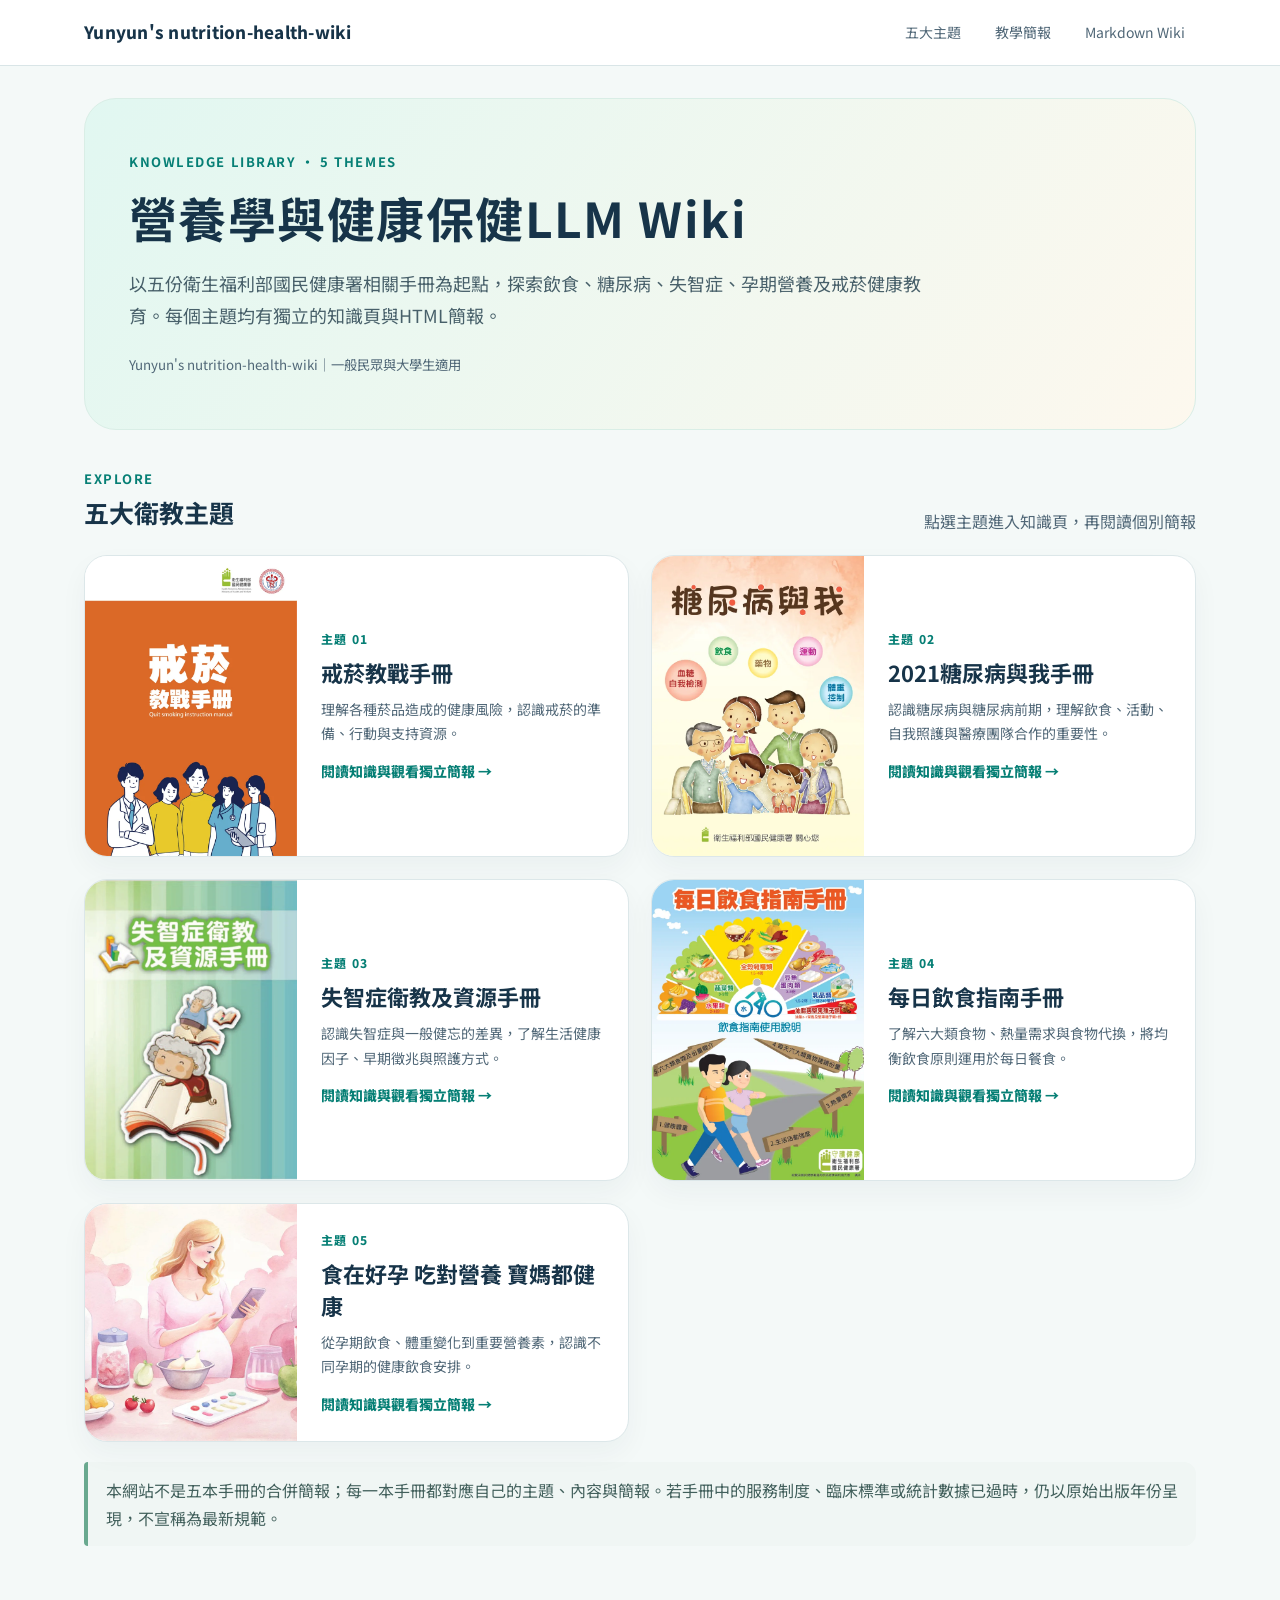
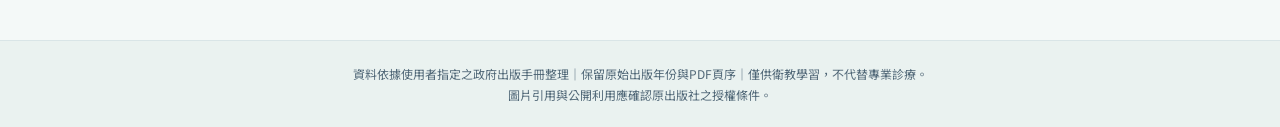
<file: index.html>
<!doctype html><html lang="zh-Hant"><head><meta charset="utf-8"><meta name="viewport" content="width=device-width,initial-scale=1"><title>營養學與健康保健LLM Wiki｜Yunyun's nutrition-health-wiki</title><meta name="description" content="國民健康署指定手冊資料整理的營養學與健康保健LLM Wiki"><link rel="stylesheet" href="assets/site.css"></head><body style=""><header class="topbar"><nav class="nav"><a class="logo" href="index.html">Yunyun's nutrition-health-wiki</a><div class="navlinks"><a href="index.html">五大主題</a><a href="slides/">教學簡報</a><a href="wiki/index.md">Markdown Wiki</a></div></nav></header><main class="wrap"><section class="hero"><div class="eyebrow">KNOWLEDGE LIBRARY · 5 THEMES</div><h1>營養學與健康保健LLM Wiki</h1><p class="lead">以五份衛生福利部國民健康署相關手冊為起點，探索飲食、糖尿病、失智症、孕期營養及戒菸健康教育。每個主題均有獨立的知識頁與HTML簡報。</p><small>Yunyun's nutrition-health-wiki｜一般民眾與大學生適用</small></section><div class="sectionhead"><div><div class="eyebrow">EXPLORE</div><h2>五大衛教主題</h2></div><p>點選主題進入知識頁，再閱讀個別簡報</p></div><div class="cards"><a class="topic-card" href="topics/01-quit-smoking/"><img src="assets/01-quit-smoking.webp" alt="戒菸教戰手冊主題圖片"><div class="topic-body"><span class="number">主題 01</span><h3>戒菸教戰手冊</h3><p>理解各種菸品造成的健康風險，認識戒菸的準備、行動與支持資源。</p><span class="more">閱讀知識與觀看獨立簡報 →</span></div></a><a class="topic-card" href="topics/02-diabetes/"><img src="assets/02-diabetes.webp" alt="2021糖尿病與我手冊主題圖片"><div class="topic-body"><span class="number">主題 02</span><h3>2021糖尿病與我手冊</h3><p>認識糖尿病與糖尿病前期，理解飲食、活動、自我照護與醫療團隊合作的重要性。</p><span class="more">閱讀知識與觀看獨立簡報 →</span></div></a><a class="topic-card" href="topics/03-dementia/"><img src="assets/03-dementia.webp" alt="失智症衛教及資源手冊主題圖片"><div class="topic-body"><span class="number">主題 03</span><h3>失智症衛教及資源手冊</h3><p>認識失智症與一般健忘的差異，了解生活健康因子、早期徵兆與照護方式。</p><span class="more">閱讀知識與觀看獨立簡報 →</span></div></a><a class="topic-card" href="topics/04-daily-diet/"><img src="assets/04-daily-diet.webp" alt="每日飲食指南手冊主題圖片"><div class="topic-body"><span class="number">主題 04</span><h3>每日飲食指南手冊</h3><p>了解六大類食物、熱量需求與食物代換，將均衡飲食原則運用於每日餐食。</p><span class="more">閱讀知識與觀看獨立簡報 →</span></div></a><a class="topic-card" href="topics/05-pregnancy/"><img src="assets/pregnancy-art.webp" alt="食在好孕 吃對營養 寶媽都健康主題圖片"><div class="topic-body"><span class="number">主題 05</span><h3>食在好孕 吃對營養 寶媽都健康</h3><p>從孕期飲食、體重變化到重要營養素，認識不同孕期的健康飲食安排。</p><span class="more">閱讀知識與觀看獨立簡報 →</span></div></a></div><aside class="note">本網站不是五本手冊的合併簡報；每一本手冊都對應自己的主題、內容與簡報。若手冊中的服務制度、臨床標準或統計數據已過時，仍以原始出版年份呈現，不宣稱為最新規範。</aside></main><footer class="footer">資料依據使用者指定之政府出版手冊整理｜保留原始出版年份與PDF頁序｜僅供衛教學習，不代替專業診療。<br>圖片引用與公開利用應確認原出版社之授權條件。</footer></body></html>
</file>
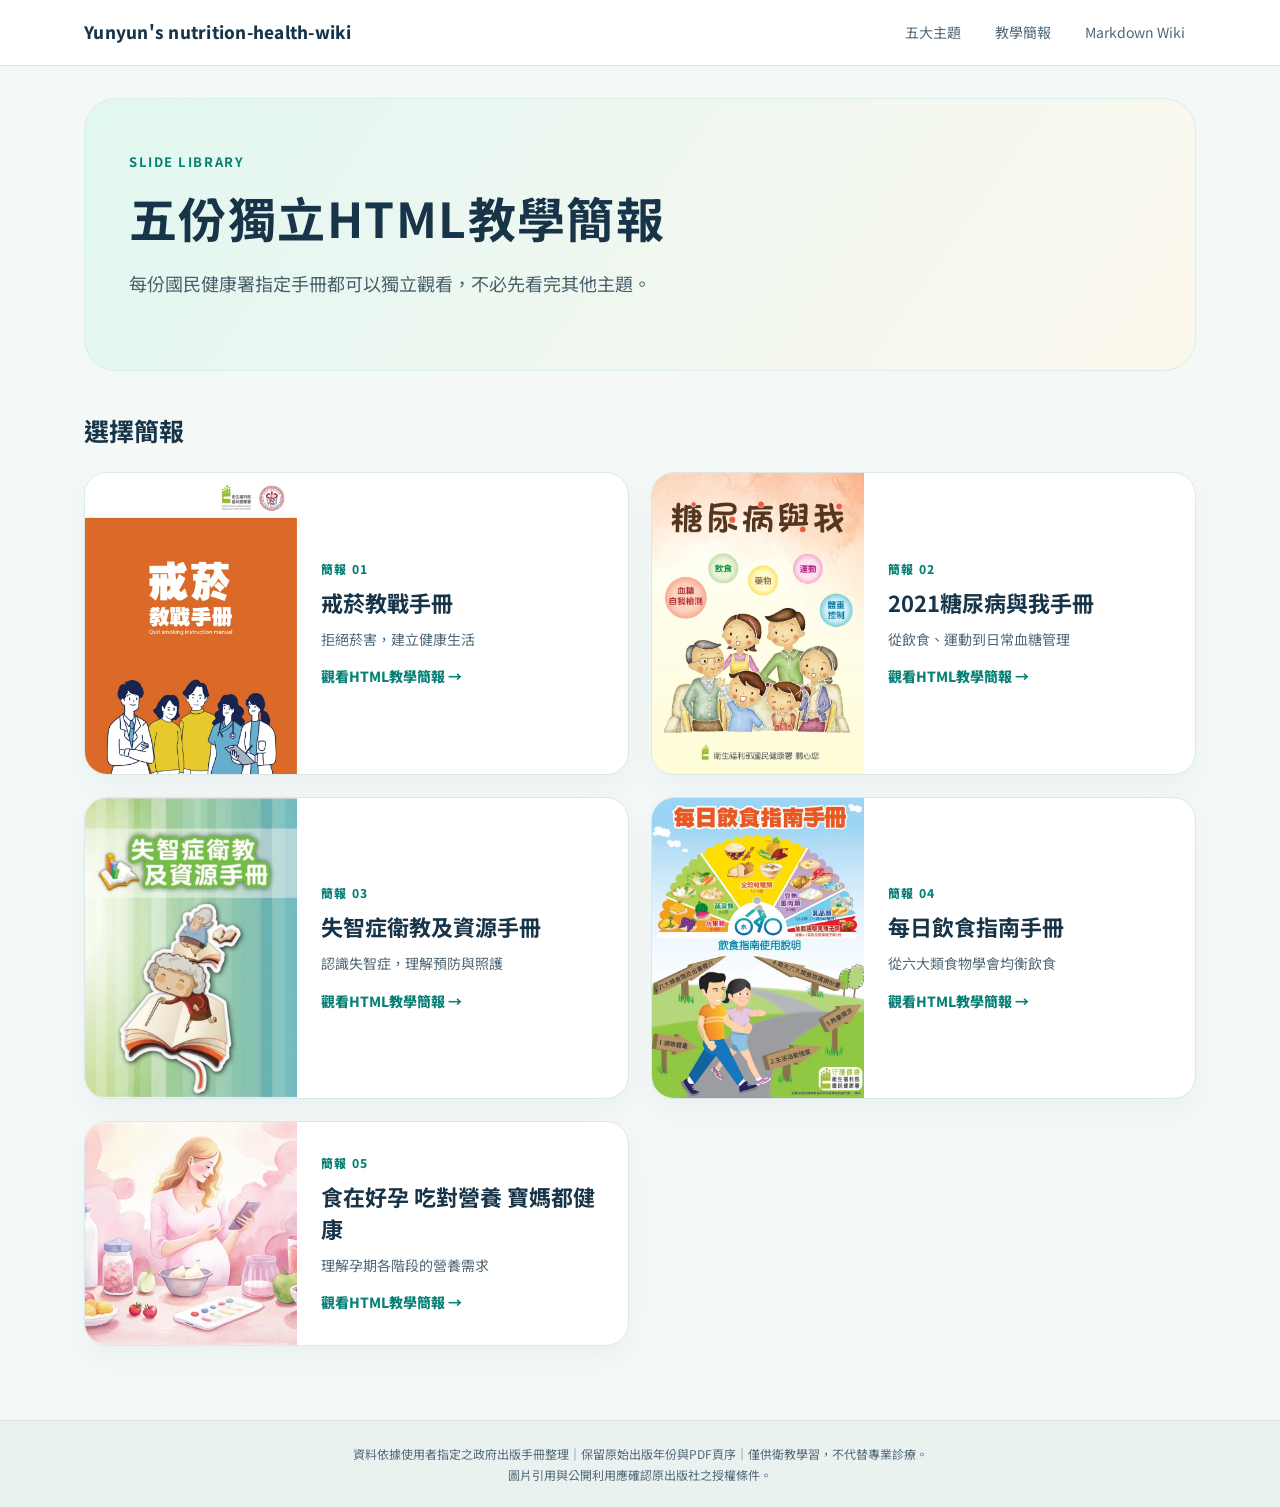
<file: slides/index.html>
<!doctype html><html lang="zh-Hant"><head><meta charset="utf-8"><meta name="viewport" content="width=device-width,initial-scale=1"><title>五份主題簡報｜Yunyun's nutrition-health-wiki</title><meta name="description" content="國民健康署指定手冊資料整理的營養學與健康保健LLM Wiki"><link rel="stylesheet" href="../assets/site.css"></head><body style=""><header class="topbar"><nav class="nav"><a class="logo" href="../index.html">Yunyun's nutrition-health-wiki</a><div class="navlinks"><a href="../index.html">五大主題</a><a href="../slides/">教學簡報</a><a href="../wiki/index.md">Markdown Wiki</a></div></nav></header><main class="wrap"><section class="hero"><div class="eyebrow">SLIDE LIBRARY</div><h1>五份獨立HTML教學簡報</h1><p class="lead">每份國民健康署指定手冊都可以獨立觀看，不必先看完其他主題。</p></section><div class="sectionhead"><h2>選擇簡報</h2></div><div class="cards"><a class="topic-card" href="../topics/01-quit-smoking/slides.html"><img src="../assets/01-quit-smoking.webp" alt="主題封面"><div class="topic-body"><span class="number">簡報 01</span><h3>戒菸教戰手冊</h3><p>拒絕菸害，建立健康生活</p><span class="more">觀看HTML教學簡報 →</span></div></a><a class="topic-card" href="../topics/02-diabetes/slides.html"><img src="../assets/02-diabetes.webp" alt="主題封面"><div class="topic-body"><span class="number">簡報 02</span><h3>2021糖尿病與我手冊</h3><p>從飲食、運動到日常血糖管理</p><span class="more">觀看HTML教學簡報 →</span></div></a><a class="topic-card" href="../topics/03-dementia/slides.html"><img src="../assets/03-dementia.webp" alt="主題封面"><div class="topic-body"><span class="number">簡報 03</span><h3>失智症衛教及資源手冊</h3><p>認識失智症，理解預防與照護</p><span class="more">觀看HTML教學簡報 →</span></div></a><a class="topic-card" href="../topics/04-daily-diet/slides.html"><img src="../assets/04-daily-diet.webp" alt="主題封面"><div class="topic-body"><span class="number">簡報 04</span><h3>每日飲食指南手冊</h3><p>從六大類食物學會均衡飲食</p><span class="more">觀看HTML教學簡報 →</span></div></a><a class="topic-card" href="../topics/05-pregnancy/slides.html"><img src="../assets/pregnancy-art.webp" alt="主題封面"><div class="topic-body"><span class="number">簡報 05</span><h3>食在好孕 吃對營養 寶媽都健康</h3><p>理解孕期各階段的營養需求</p><span class="more">觀看HTML教學簡報 →</span></div></a></div></main><footer class="footer">資料依據使用者指定之政府出版手冊整理｜保留原始出版年份與PDF頁序｜僅供衛教學習，不代替專業診療。<br>圖片引用與公開利用應確認原出版社之授權條件。</footer></body></html>
</file>
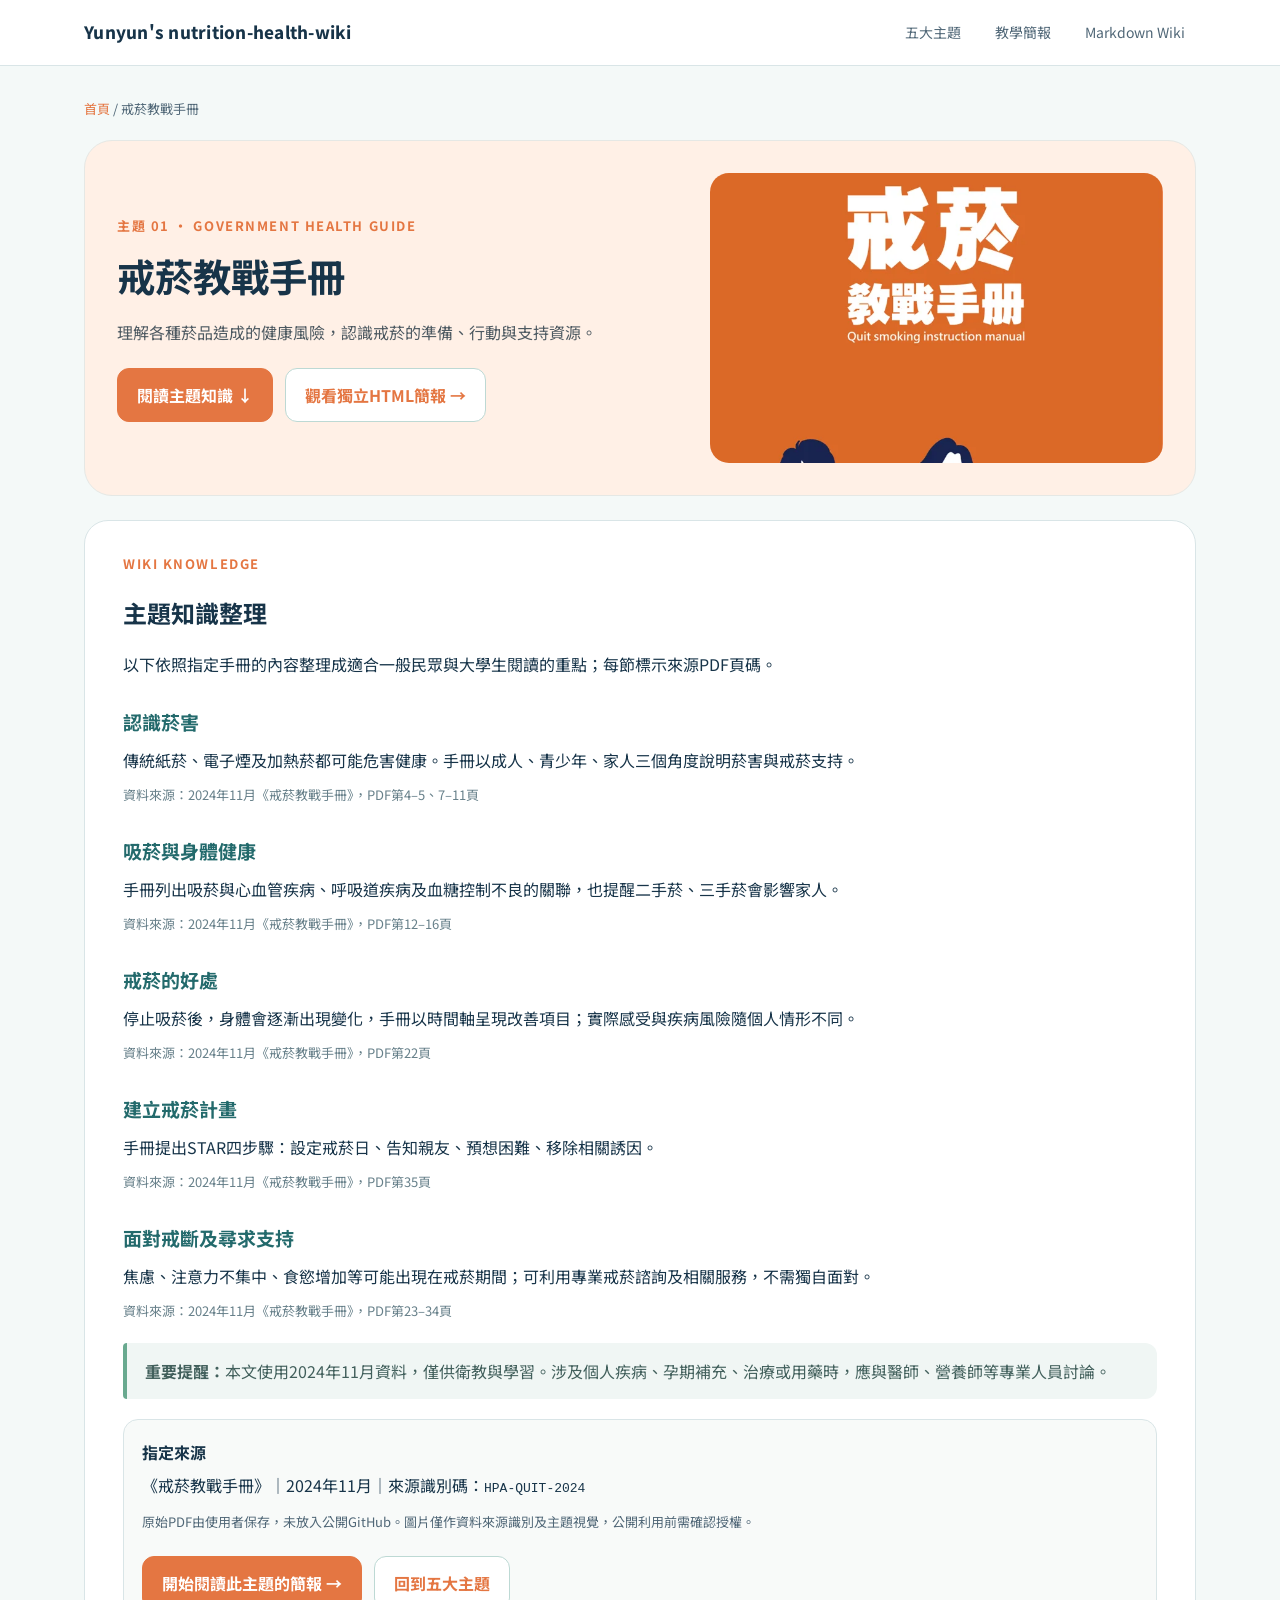
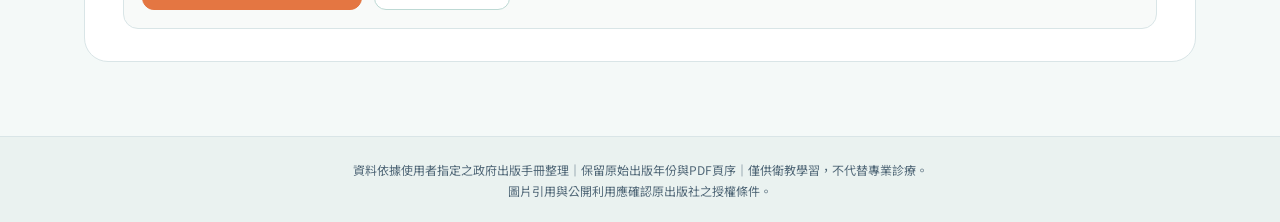
<file: topics/01-quit-smoking/index.html>
<!doctype html><html lang="zh-Hant"><head><meta charset="utf-8"><meta name="viewport" content="width=device-width,initial-scale=1"><title>戒菸教戰手冊｜Yunyun's nutrition-health-wiki</title><meta name="description" content="國民健康署指定手冊資料整理的營養學與健康保健LLM Wiki"><link rel="stylesheet" href="../../assets/site.css"></head><body style="--soft:#fff0e6;--teal:#e47642"><header class="topbar"><nav class="nav"><a class="logo" href="../../index.html">Yunyun's nutrition-health-wiki</a><div class="navlinks"><a href="../../index.html">五大主題</a><a href="../../slides/">教學簡報</a><a href="../../wiki/index.md">Markdown Wiki</a></div></nav></header><main class="wrap"><div class="crumb"><a href="../../index.html">首頁</a> / 戒菸教戰手冊</div><section class="topic-hero"><div><div class="eyebrow">主題 01 · GOVERNMENT HEALTH GUIDE</div><h1>戒菸教戰手冊</h1><p>理解各種菸品造成的健康風險，認識戒菸的準備、行動與支持資源。</p><div class="actions"><a class="button" href="#knowledge">閱讀主題知識 ↓</a><a class="button secondary" href="slides.html">觀看獨立HTML簡報 →</a></div></div><img class="topic-cover" src="../../assets/01-quit-smoking.webp" alt="戒菸教戰手冊主題封面"></section><article class="article" id="knowledge"><div class="eyebrow">WIKI KNOWLEDGE</div><h2>主題知識整理</h2><p>以下依照指定手冊的內容整理成適合一般民眾與大學生閱讀的重點；每節標示來源PDF頁碼。</p><section id="s1"><h3>認識菸害</h3><p>傳統紙菸、電子煙及加熱菸都可能危害健康。手冊以成人、青少年、家人三個角度說明菸害與戒菸支持。</p><span class="source">資料來源：2024年11月《戒菸教戰手冊》，PDF第4–5、7–11頁</span></section><section id="s2"><h3>吸菸與身體健康</h3><p>手冊列出吸菸與心血管疾病、呼吸道疾病及血糖控制不良的關聯，也提醒二手菸、三手菸會影響家人。</p><span class="source">資料來源：2024年11月《戒菸教戰手冊》，PDF第12–16頁</span></section><section id="s3"><h3>戒菸的好處</h3><p>停止吸菸後，身體會逐漸出現變化，手冊以時間軸呈現改善項目；實際感受與疾病風險隨個人情形不同。</p><span class="source">資料來源：2024年11月《戒菸教戰手冊》，PDF第22頁</span></section><section id="s4"><h3>建立戒菸計畫</h3><p>手冊提出STAR四步驟：設定戒菸日、告知親友、預想困難、移除相關誘因。</p><span class="source">資料來源：2024年11月《戒菸教戰手冊》，PDF第35頁</span></section><section id="s5"><h3>面對戒斷及尋求支持</h3><p>焦慮、注意力不集中、食慾增加等可能出現在戒菸期間；可利用專業戒菸諮詢及相關服務，不需獨自面對。</p><span class="source">資料來源：2024年11月《戒菸教戰手冊》，PDF第23–34頁</span></section><aside class="note"><b>重要提醒：</b>本文使用2024年11月資料，僅供衛教與學習。涉及個人疾病、孕期補充、治療或用藥時，應與醫師、營養師等專業人員討論。</aside><div class="sourcebox"><b>指定來源</b><p>《戒菸教戰手冊》｜2024年11月｜來源識別碼：<code>HPA-QUIT-2024</code></p><p class="details">原始PDF由使用者保存，未放入公開GitHub。圖片僅作資料來源識別及主題視覺，公開利用前需確認授權。</p><div class="actions"><a class="button" href="slides.html">開始閱讀此主題的簡報 →</a><a class="button secondary" href="../../index.html">回到五大主題</a></div></div></article></main><footer class="footer">資料依據使用者指定之政府出版手冊整理｜保留原始出版年份與PDF頁序｜僅供衛教學習，不代替專業診療。<br>圖片引用與公開利用應確認原出版社之授權條件。</footer></body></html>
</file>
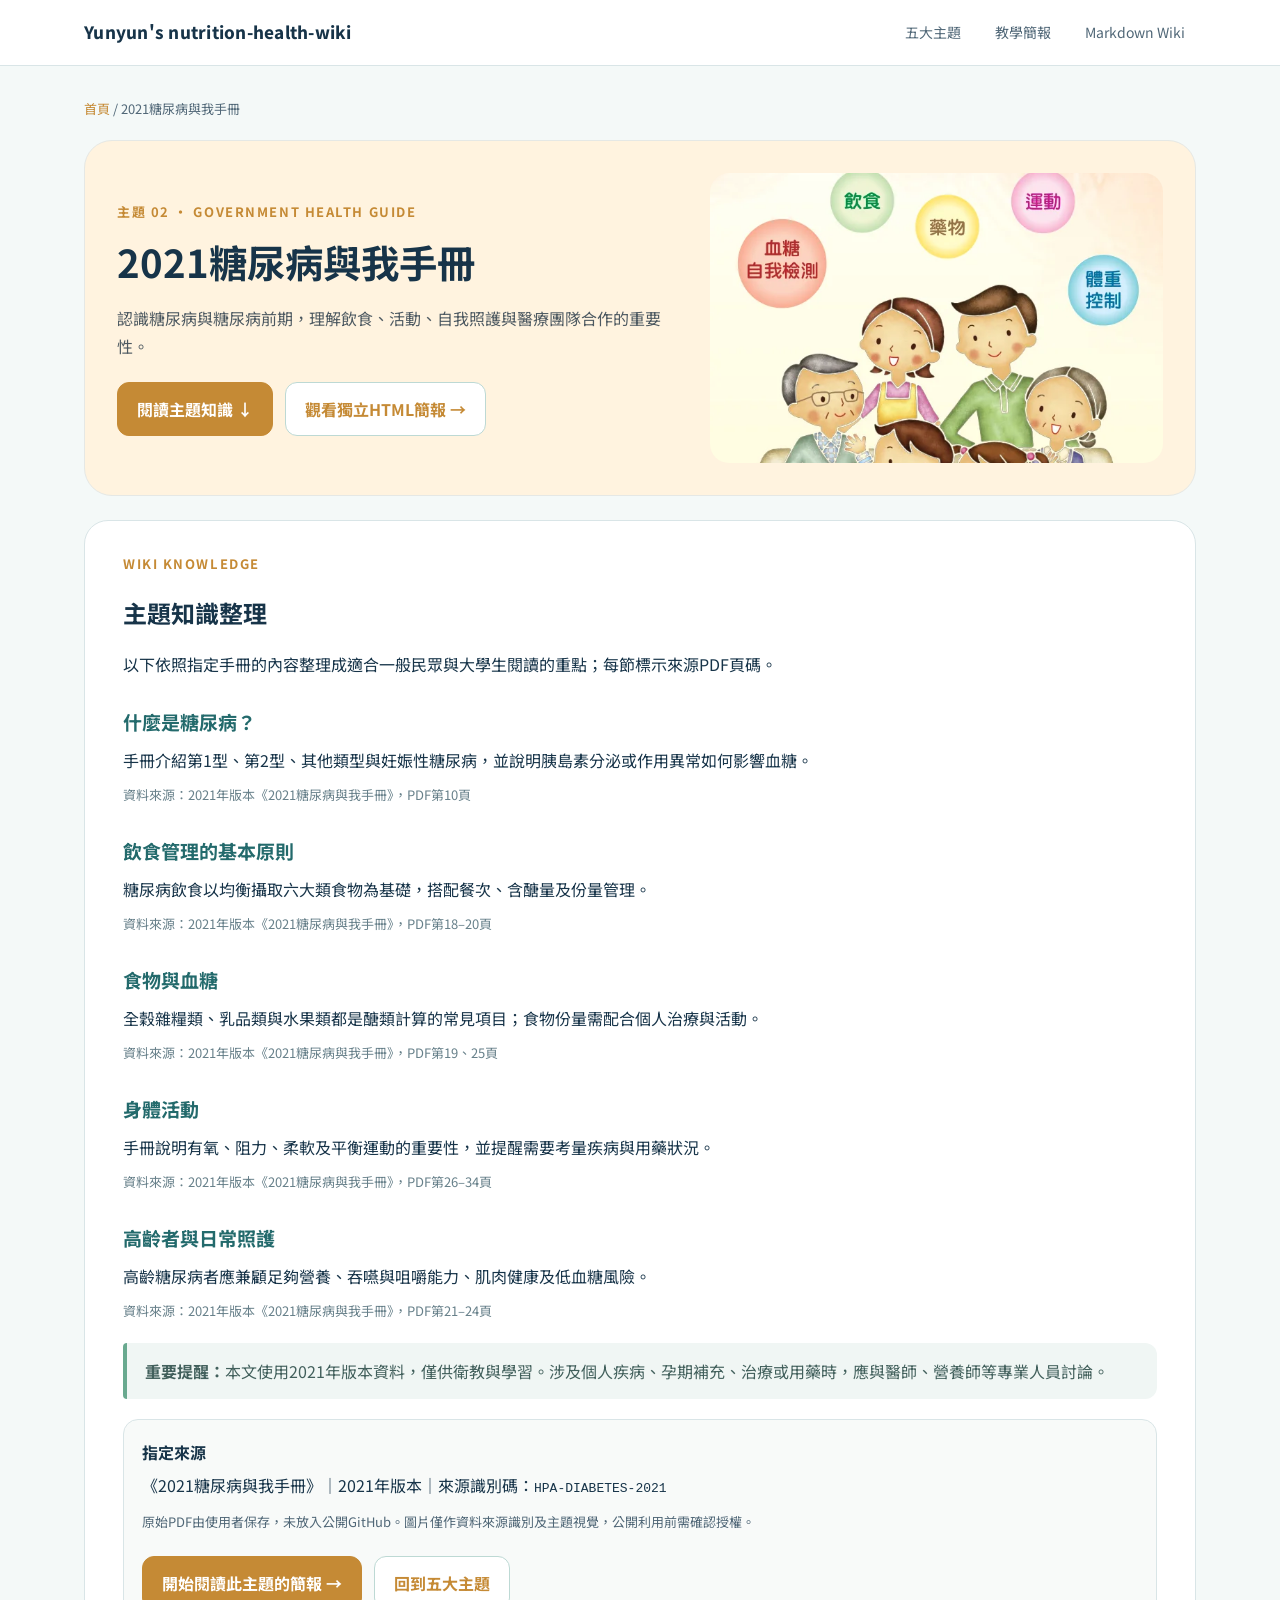
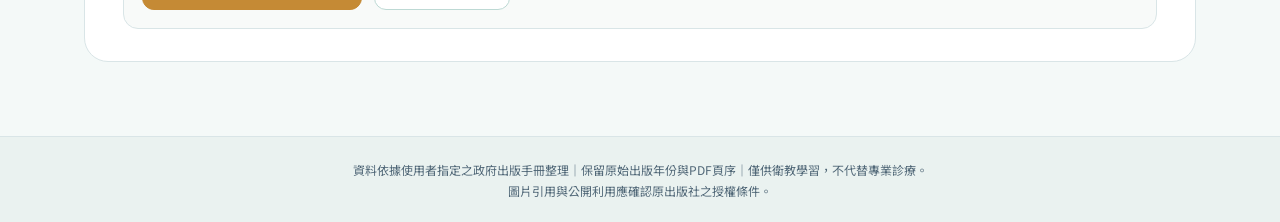
<file: topics/02-diabetes/index.html>
<!doctype html><html lang="zh-Hant"><head><meta charset="utf-8"><meta name="viewport" content="width=device-width,initial-scale=1"><title>2021糖尿病與我手冊｜Yunyun's nutrition-health-wiki</title><meta name="description" content="國民健康署指定手冊資料整理的營養學與健康保健LLM Wiki"><link rel="stylesheet" href="../../assets/site.css"></head><body style="--soft:#fff3df;--teal:#c58a35"><header class="topbar"><nav class="nav"><a class="logo" href="../../index.html">Yunyun's nutrition-health-wiki</a><div class="navlinks"><a href="../../index.html">五大主題</a><a href="../../slides/">教學簡報</a><a href="../../wiki/index.md">Markdown Wiki</a></div></nav></header><main class="wrap"><div class="crumb"><a href="../../index.html">首頁</a> / 2021糖尿病與我手冊</div><section class="topic-hero"><div><div class="eyebrow">主題 02 · GOVERNMENT HEALTH GUIDE</div><h1>2021糖尿病與我手冊</h1><p>認識糖尿病與糖尿病前期，理解飲食、活動、自我照護與醫療團隊合作的重要性。</p><div class="actions"><a class="button" href="#knowledge">閱讀主題知識 ↓</a><a class="button secondary" href="slides.html">觀看獨立HTML簡報 →</a></div></div><img class="topic-cover" src="../../assets/02-diabetes.webp" alt="2021糖尿病與我手冊主題封面"></section><article class="article" id="knowledge"><div class="eyebrow">WIKI KNOWLEDGE</div><h2>主題知識整理</h2><p>以下依照指定手冊的內容整理成適合一般民眾與大學生閱讀的重點；每節標示來源PDF頁碼。</p><section id="s1"><h3>什麼是糖尿病？</h3><p>手冊介紹第1型、第2型、其他類型與妊娠性糖尿病，並說明胰島素分泌或作用異常如何影響血糖。</p><span class="source">資料來源：2021年版本《2021糖尿病與我手冊》，PDF第10頁</span></section><section id="s2"><h3>飲食管理的基本原則</h3><p>糖尿病飲食以均衡攝取六大類食物為基礎，搭配餐次、含醣量及份量管理。</p><span class="source">資料來源：2021年版本《2021糖尿病與我手冊》，PDF第18–20頁</span></section><section id="s3"><h3>食物與血糖</h3><p>全穀雜糧類、乳品類與水果類都是醣類計算的常見項目；食物份量需配合個人治療與活動。</p><span class="source">資料來源：2021年版本《2021糖尿病與我手冊》，PDF第19、25頁</span></section><section id="s4"><h3>身體活動</h3><p>手冊說明有氧、阻力、柔軟及平衡運動的重要性，並提醒需要考量疾病與用藥狀況。</p><span class="source">資料來源：2021年版本《2021糖尿病與我手冊》，PDF第26–34頁</span></section><section id="s5"><h3>高齡者與日常照護</h3><p>高齡糖尿病者應兼顧足夠營養、吞嚥與咀嚼能力、肌肉健康及低血糖風險。</p><span class="source">資料來源：2021年版本《2021糖尿病與我手冊》，PDF第21–24頁</span></section><aside class="note"><b>重要提醒：</b>本文使用2021年版本資料，僅供衛教與學習。涉及個人疾病、孕期補充、治療或用藥時，應與醫師、營養師等專業人員討論。</aside><div class="sourcebox"><b>指定來源</b><p>《2021糖尿病與我手冊》｜2021年版本｜來源識別碼：<code>HPA-DIABETES-2021</code></p><p class="details">原始PDF由使用者保存，未放入公開GitHub。圖片僅作資料來源識別及主題視覺，公開利用前需確認授權。</p><div class="actions"><a class="button" href="slides.html">開始閱讀此主題的簡報 →</a><a class="button secondary" href="../../index.html">回到五大主題</a></div></div></article></main><footer class="footer">資料依據使用者指定之政府出版手冊整理｜保留原始出版年份與PDF頁序｜僅供衛教學習，不代替專業診療。<br>圖片引用與公開利用應確認原出版社之授權條件。</footer></body></html>
</file>
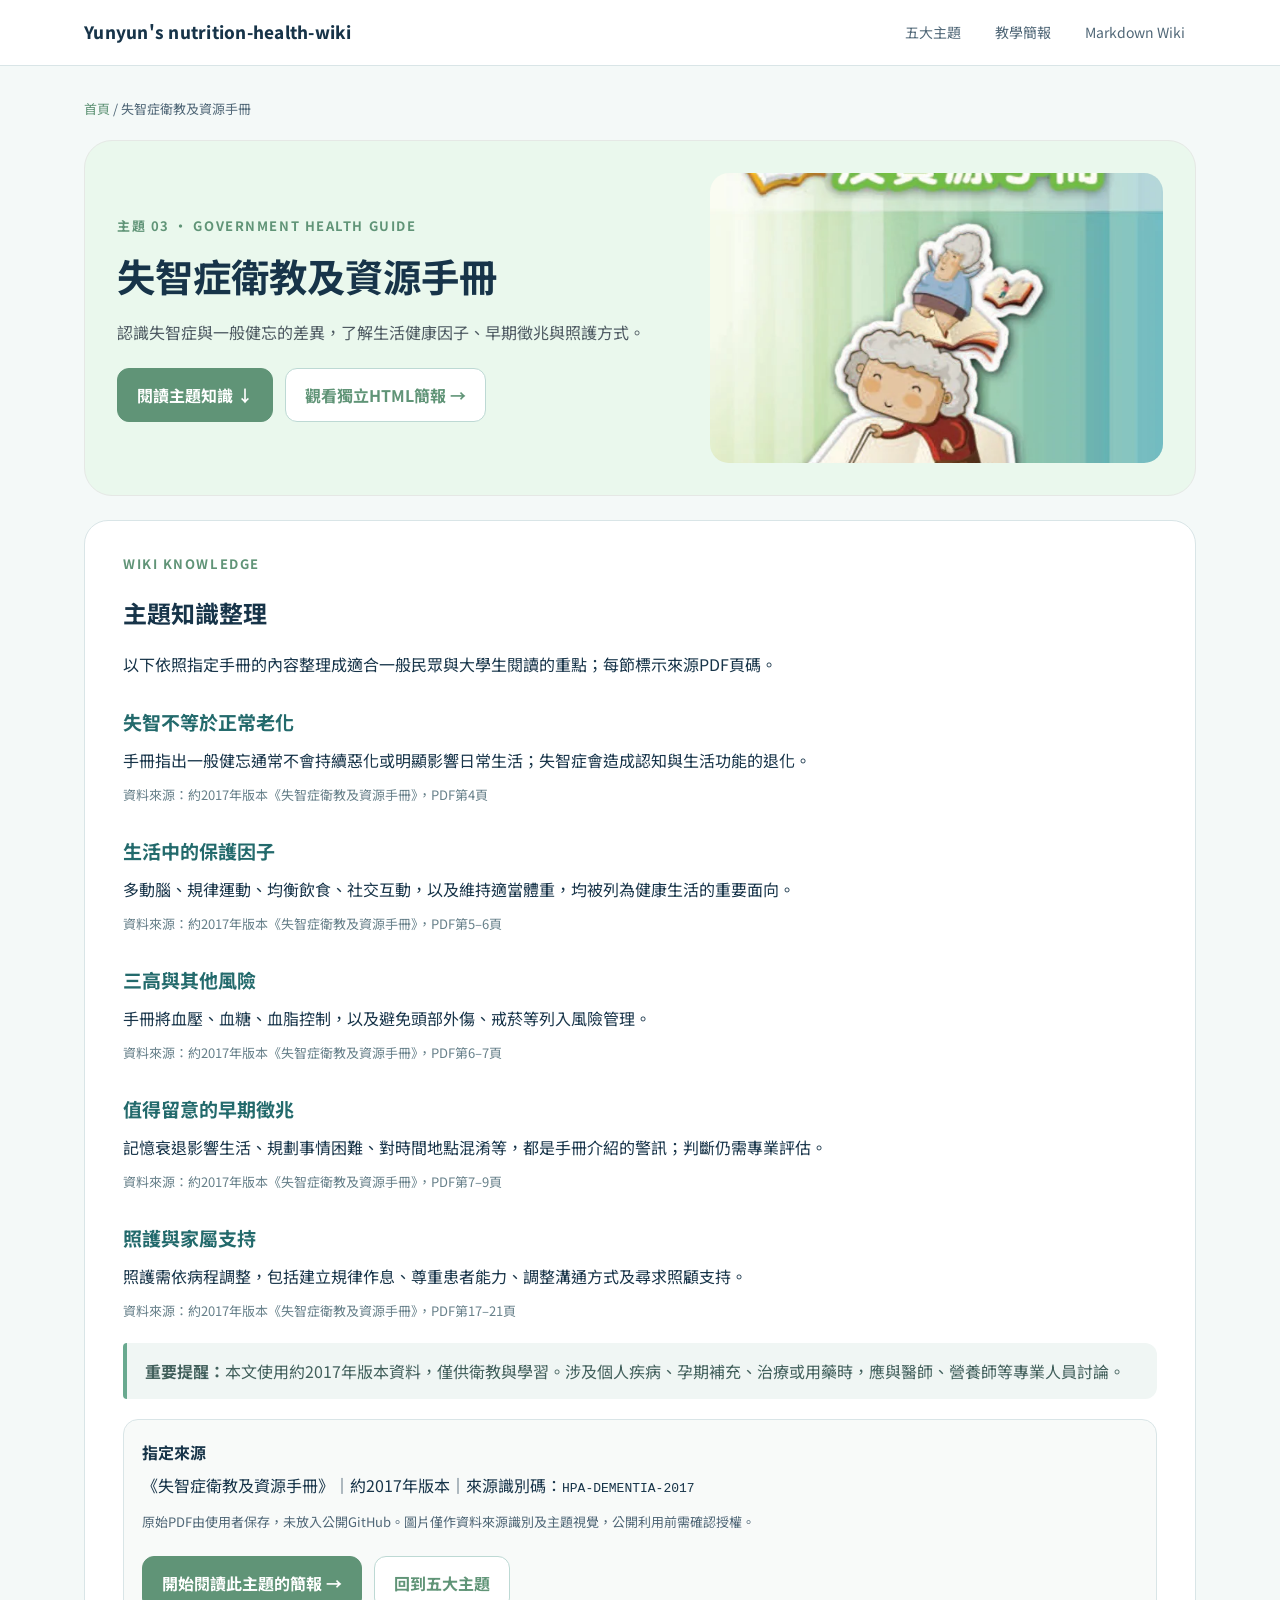
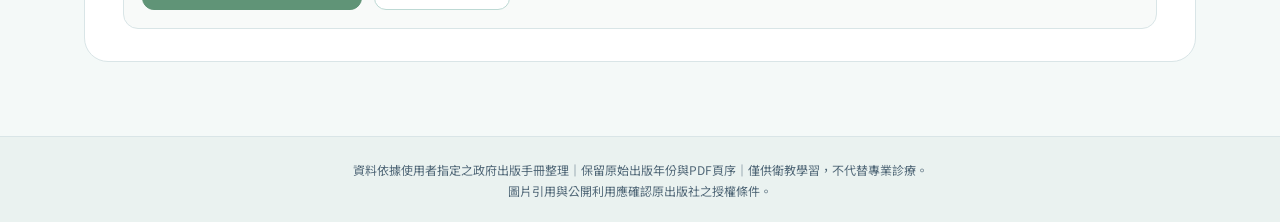
<file: topics/03-dementia/index.html>
<!doctype html><html lang="zh-Hant"><head><meta charset="utf-8"><meta name="viewport" content="width=device-width,initial-scale=1"><title>失智症衛教及資源手冊｜Yunyun's nutrition-health-wiki</title><meta name="description" content="國民健康署指定手冊資料整理的營養學與健康保健LLM Wiki"><link rel="stylesheet" href="../../assets/site.css"></head><body style="--soft:#eaf8ed;--teal:#609477"><header class="topbar"><nav class="nav"><a class="logo" href="../../index.html">Yunyun's nutrition-health-wiki</a><div class="navlinks"><a href="../../index.html">五大主題</a><a href="../../slides/">教學簡報</a><a href="../../wiki/index.md">Markdown Wiki</a></div></nav></header><main class="wrap"><div class="crumb"><a href="../../index.html">首頁</a> / 失智症衛教及資源手冊</div><section class="topic-hero"><div><div class="eyebrow">主題 03 · GOVERNMENT HEALTH GUIDE</div><h1>失智症衛教及資源手冊</h1><p>認識失智症與一般健忘的差異，了解生活健康因子、早期徵兆與照護方式。</p><div class="actions"><a class="button" href="#knowledge">閱讀主題知識 ↓</a><a class="button secondary" href="slides.html">觀看獨立HTML簡報 →</a></div></div><img class="topic-cover" src="../../assets/03-dementia.webp" alt="失智症衛教及資源手冊主題封面"></section><article class="article" id="knowledge"><div class="eyebrow">WIKI KNOWLEDGE</div><h2>主題知識整理</h2><p>以下依照指定手冊的內容整理成適合一般民眾與大學生閱讀的重點；每節標示來源PDF頁碼。</p><section id="s1"><h3>失智不等於正常老化</h3><p>手冊指出一般健忘通常不會持續惡化或明顯影響日常生活；失智症會造成認知與生活功能的退化。</p><span class="source">資料來源：約2017年版本《失智症衛教及資源手冊》，PDF第4頁</span></section><section id="s2"><h3>生活中的保護因子</h3><p>多動腦、規律運動、均衡飲食、社交互動，以及維持適當體重，均被列為健康生活的重要面向。</p><span class="source">資料來源：約2017年版本《失智症衛教及資源手冊》，PDF第5–6頁</span></section><section id="s3"><h3>三高與其他風險</h3><p>手冊將血壓、血糖、血脂控制，以及避免頭部外傷、戒菸等列入風險管理。</p><span class="source">資料來源：約2017年版本《失智症衛教及資源手冊》，PDF第6–7頁</span></section><section id="s4"><h3>值得留意的早期徵兆</h3><p>記憶衰退影響生活、規劃事情困難、對時間地點混淆等，都是手冊介紹的警訊；判斷仍需專業評估。</p><span class="source">資料來源：約2017年版本《失智症衛教及資源手冊》，PDF第7–9頁</span></section><section id="s5"><h3>照護與家屬支持</h3><p>照護需依病程調整，包括建立規律作息、尊重患者能力、調整溝通方式及尋求照顧支持。</p><span class="source">資料來源：約2017年版本《失智症衛教及資源手冊》，PDF第17–21頁</span></section><aside class="note"><b>重要提醒：</b>本文使用約2017年版本資料，僅供衛教與學習。涉及個人疾病、孕期補充、治療或用藥時，應與醫師、營養師等專業人員討論。</aside><div class="sourcebox"><b>指定來源</b><p>《失智症衛教及資源手冊》｜約2017年版本｜來源識別碼：<code>HPA-DEMENTIA-2017</code></p><p class="details">原始PDF由使用者保存，未放入公開GitHub。圖片僅作資料來源識別及主題視覺，公開利用前需確認授權。</p><div class="actions"><a class="button" href="slides.html">開始閱讀此主題的簡報 →</a><a class="button secondary" href="../../index.html">回到五大主題</a></div></div></article></main><footer class="footer">資料依據使用者指定之政府出版手冊整理｜保留原始出版年份與PDF頁序｜僅供衛教學習，不代替專業診療。<br>圖片引用與公開利用應確認原出版社之授權條件。</footer></body></html>
</file>
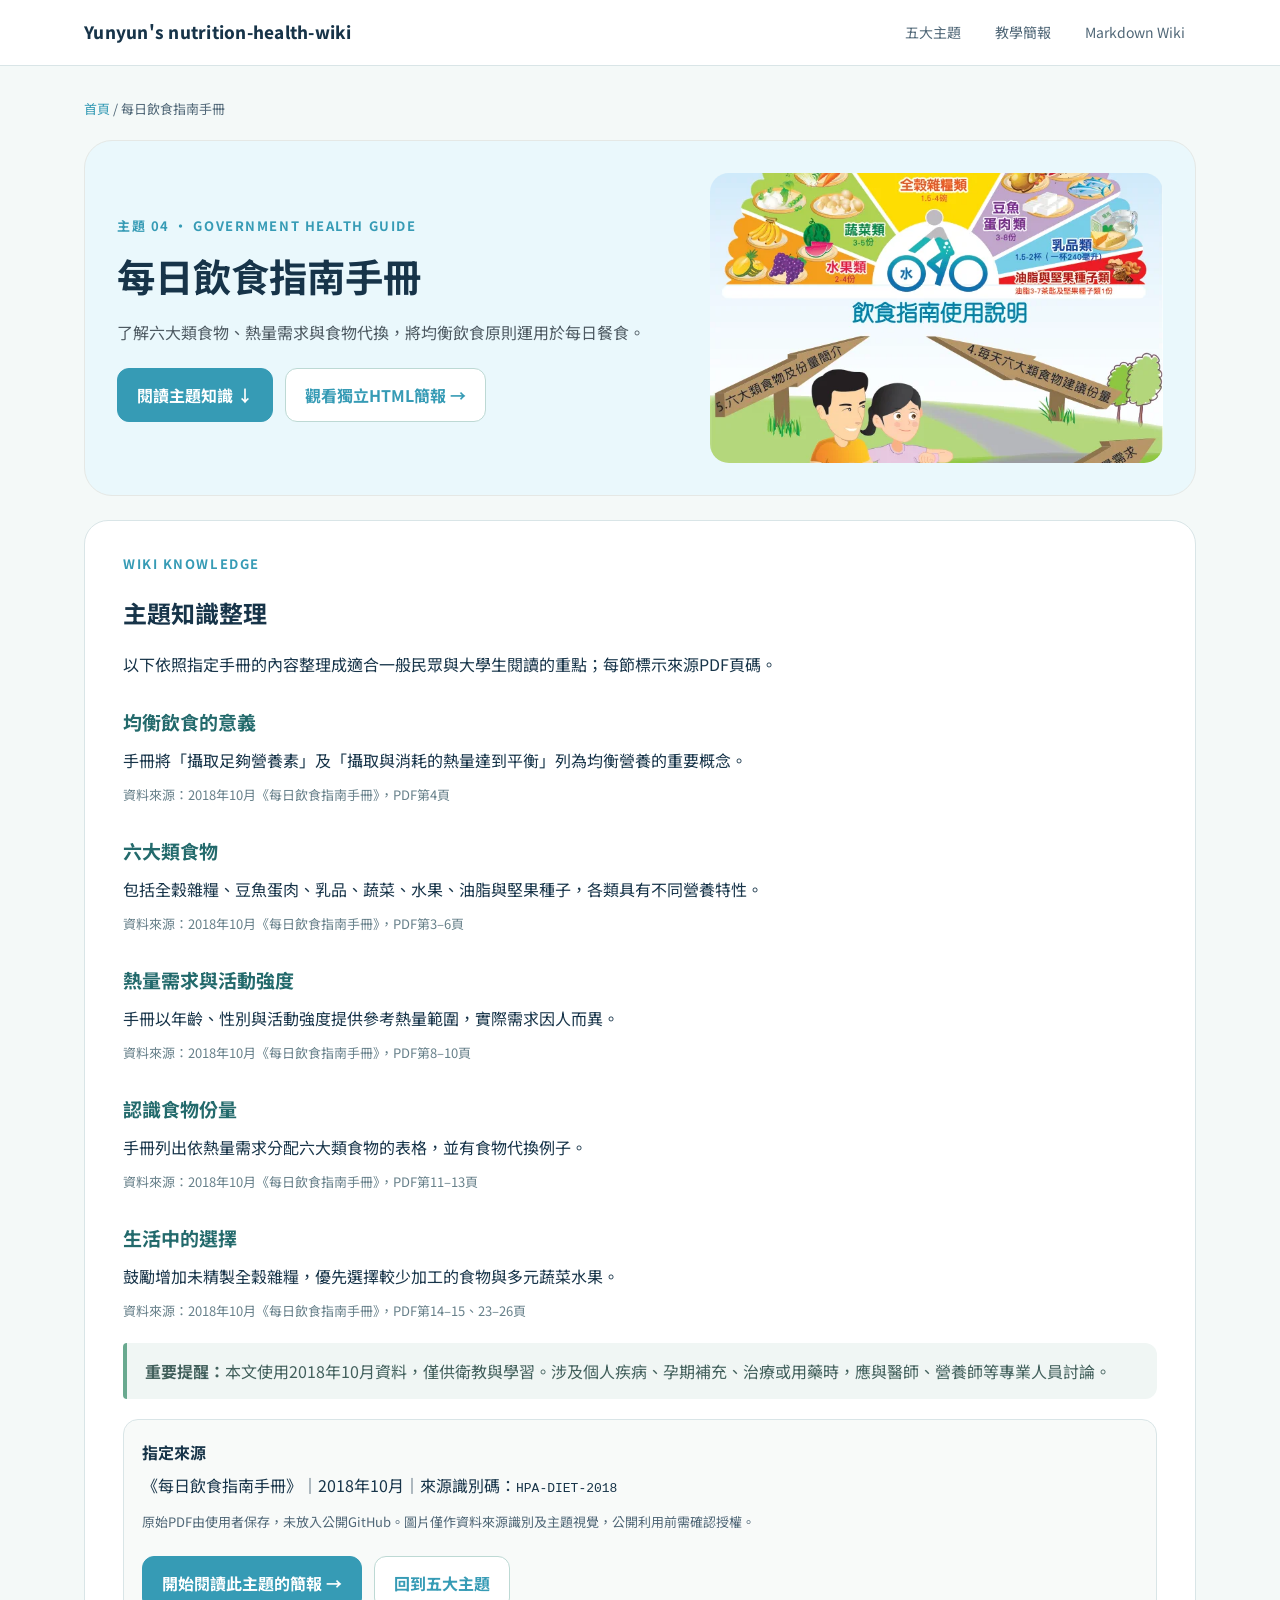
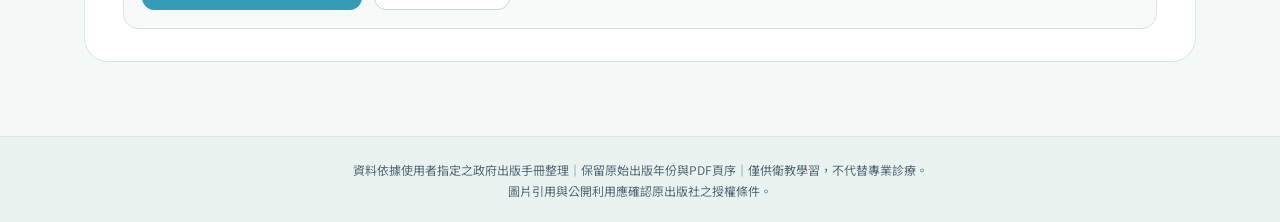
<file: topics/04-daily-diet/index.html>
<!doctype html><html lang="zh-Hant"><head><meta charset="utf-8"><meta name="viewport" content="width=device-width,initial-scale=1"><title>每日飲食指南手冊｜Yunyun's nutrition-health-wiki</title><meta name="description" content="國民健康署指定手冊資料整理的營養學與健康保健LLM Wiki"><link rel="stylesheet" href="../../assets/site.css"></head><body style="--soft:#eaf8fc;--teal:#369bb5"><header class="topbar"><nav class="nav"><a class="logo" href="../../index.html">Yunyun's nutrition-health-wiki</a><div class="navlinks"><a href="../../index.html">五大主題</a><a href="../../slides/">教學簡報</a><a href="../../wiki/index.md">Markdown Wiki</a></div></nav></header><main class="wrap"><div class="crumb"><a href="../../index.html">首頁</a> / 每日飲食指南手冊</div><section class="topic-hero"><div><div class="eyebrow">主題 04 · GOVERNMENT HEALTH GUIDE</div><h1>每日飲食指南手冊</h1><p>了解六大類食物、熱量需求與食物代換，將均衡飲食原則運用於每日餐食。</p><div class="actions"><a class="button" href="#knowledge">閱讀主題知識 ↓</a><a class="button secondary" href="slides.html">觀看獨立HTML簡報 →</a></div></div><img class="topic-cover" src="../../assets/04-daily-diet.webp" alt="每日飲食指南手冊主題封面"></section><article class="article" id="knowledge"><div class="eyebrow">WIKI KNOWLEDGE</div><h2>主題知識整理</h2><p>以下依照指定手冊的內容整理成適合一般民眾與大學生閱讀的重點；每節標示來源PDF頁碼。</p><section id="s1"><h3>均衡飲食的意義</h3><p>手冊將「攝取足夠營養素」及「攝取與消耗的熱量達到平衡」列為均衡營養的重要概念。</p><span class="source">資料來源：2018年10月《每日飲食指南手冊》，PDF第4頁</span></section><section id="s2"><h3>六大類食物</h3><p>包括全穀雜糧、豆魚蛋肉、乳品、蔬菜、水果、油脂與堅果種子，各類具有不同營養特性。</p><span class="source">資料來源：2018年10月《每日飲食指南手冊》，PDF第3–6頁</span></section><section id="s3"><h3>熱量需求與活動強度</h3><p>手冊以年齡、性別與活動強度提供參考熱量範圍，實際需求因人而異。</p><span class="source">資料來源：2018年10月《每日飲食指南手冊》，PDF第8–10頁</span></section><section id="s4"><h3>認識食物份量</h3><p>手冊列出依熱量需求分配六大類食物的表格，並有食物代換例子。</p><span class="source">資料來源：2018年10月《每日飲食指南手冊》，PDF第11–13頁</span></section><section id="s5"><h3>生活中的選擇</h3><p>鼓勵增加未精製全穀雜糧，優先選擇較少加工的食物與多元蔬菜水果。</p><span class="source">資料來源：2018年10月《每日飲食指南手冊》，PDF第14–15、23–26頁</span></section><aside class="note"><b>重要提醒：</b>本文使用2018年10月資料，僅供衛教與學習。涉及個人疾病、孕期補充、治療或用藥時，應與醫師、營養師等專業人員討論。</aside><div class="sourcebox"><b>指定來源</b><p>《每日飲食指南手冊》｜2018年10月｜來源識別碼：<code>HPA-DIET-2018</code></p><p class="details">原始PDF由使用者保存，未放入公開GitHub。圖片僅作資料來源識別及主題視覺，公開利用前需確認授權。</p><div class="actions"><a class="button" href="slides.html">開始閱讀此主題的簡報 →</a><a class="button secondary" href="../../index.html">回到五大主題</a></div></div></article></main><footer class="footer">資料依據使用者指定之政府出版手冊整理｜保留原始出版年份與PDF頁序｜僅供衛教學習，不代替專業診療。<br>圖片引用與公開利用應確認原出版社之授權條件。</footer></body></html>
</file>
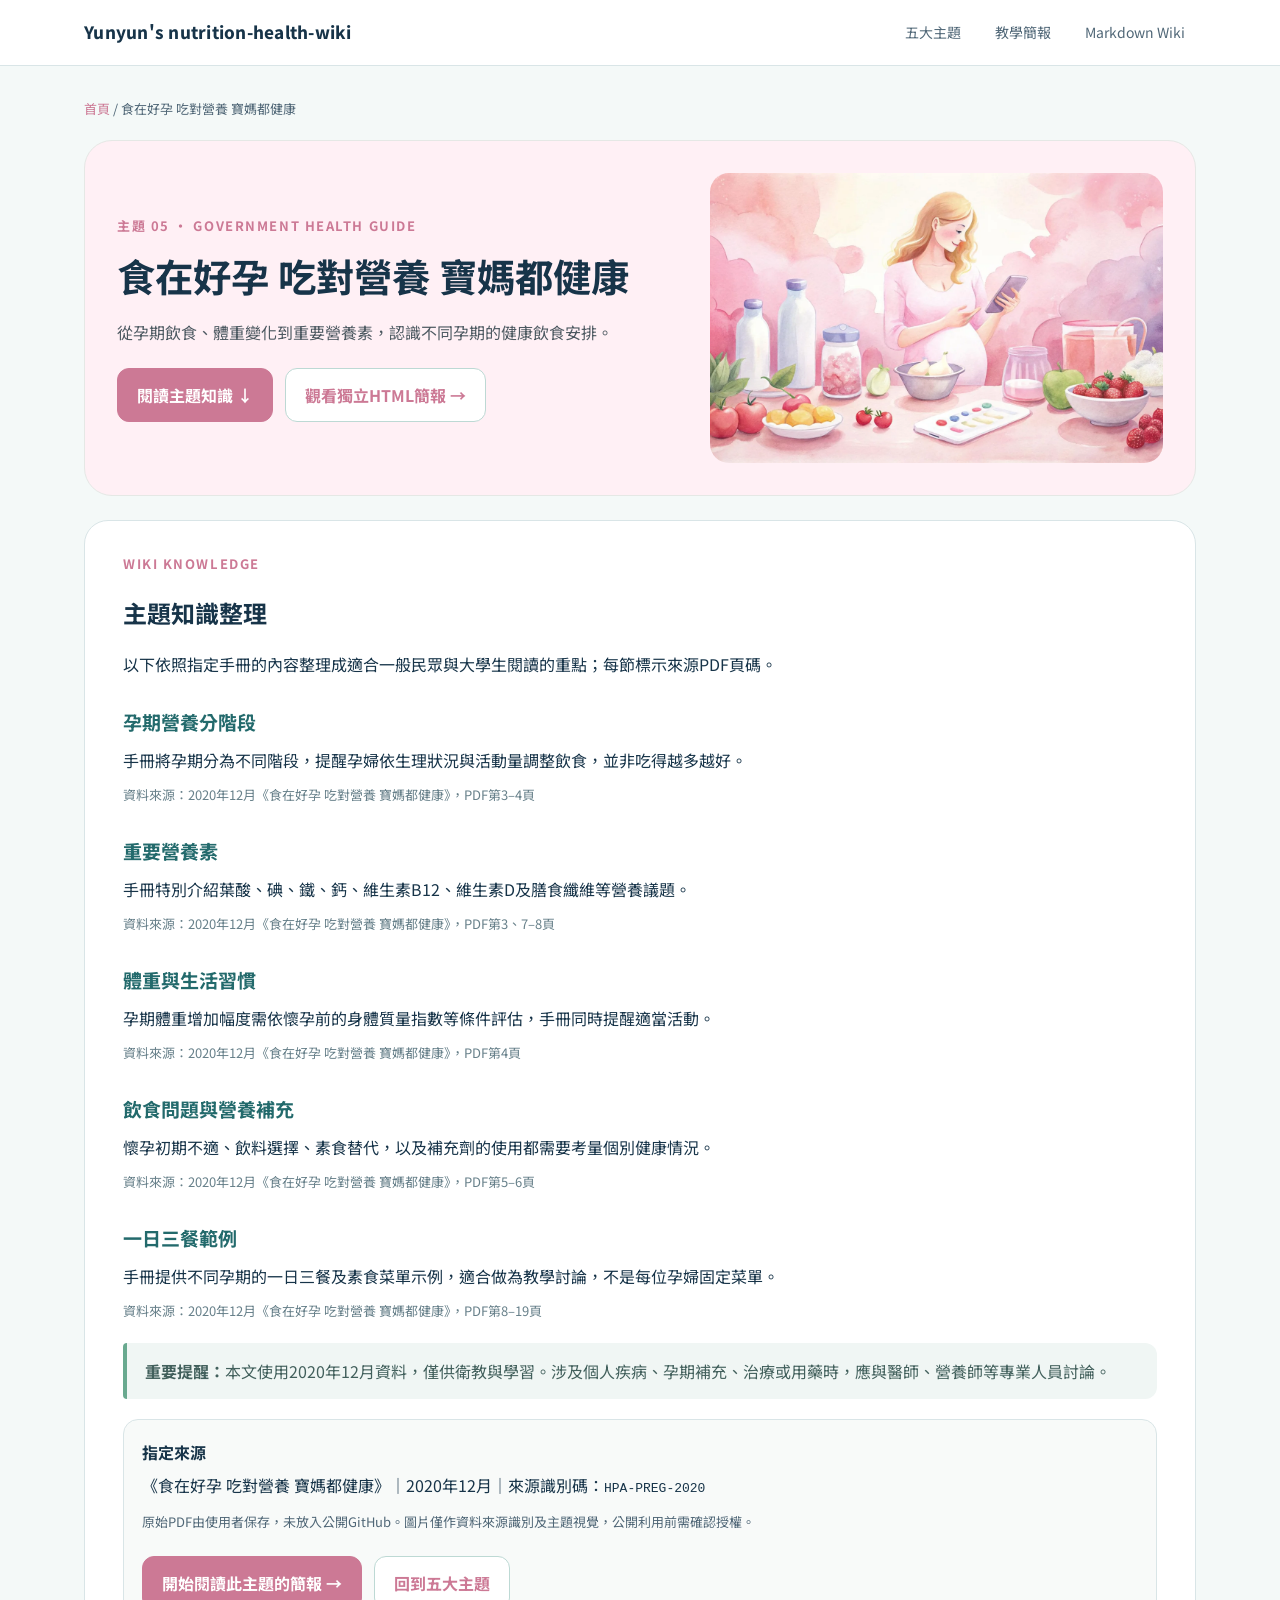
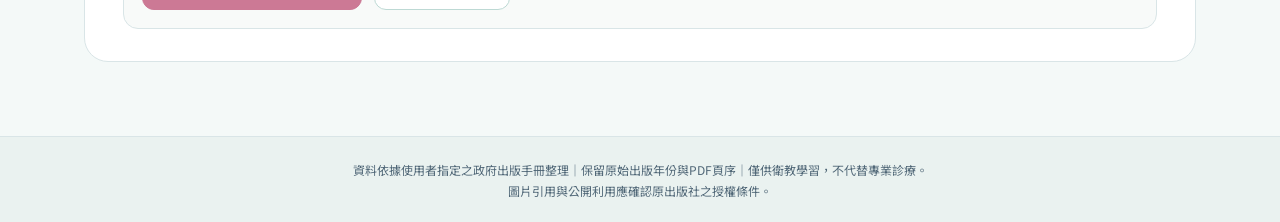
<file: topics/05-pregnancy/index.html>
<!doctype html><html lang="zh-Hant"><head><meta charset="utf-8"><meta name="viewport" content="width=device-width,initial-scale=1"><title>食在好孕 吃對營養 寶媽都健康｜Yunyun's nutrition-health-wiki</title><meta name="description" content="國民健康署指定手冊資料整理的營養學與健康保健LLM Wiki"><link rel="stylesheet" href="../../assets/site.css"></head><body style="--soft:#fff0f5;--teal:#cc7995"><header class="topbar"><nav class="nav"><a class="logo" href="../../index.html">Yunyun's nutrition-health-wiki</a><div class="navlinks"><a href="../../index.html">五大主題</a><a href="../../slides/">教學簡報</a><a href="../../wiki/index.md">Markdown Wiki</a></div></nav></header><main class="wrap"><div class="crumb"><a href="../../index.html">首頁</a> / 食在好孕 吃對營養 寶媽都健康</div><section class="topic-hero"><div><div class="eyebrow">主題 05 · GOVERNMENT HEALTH GUIDE</div><h1>食在好孕 吃對營養 寶媽都健康</h1><p>從孕期飲食、體重變化到重要營養素，認識不同孕期的健康飲食安排。</p><div class="actions"><a class="button" href="#knowledge">閱讀主題知識 ↓</a><a class="button secondary" href="slides.html">觀看獨立HTML簡報 →</a></div></div><img class="topic-cover" src="../../assets/pregnancy-art.webp" alt="食在好孕 吃對營養 寶媽都健康主題封面"></section><article class="article" id="knowledge"><div class="eyebrow">WIKI KNOWLEDGE</div><h2>主題知識整理</h2><p>以下依照指定手冊的內容整理成適合一般民眾與大學生閱讀的重點；每節標示來源PDF頁碼。</p><section id="s1"><h3>孕期營養分階段</h3><p>手冊將孕期分為不同階段，提醒孕婦依生理狀況與活動量調整飲食，並非吃得越多越好。</p><span class="source">資料來源：2020年12月《食在好孕 吃對營養 寶媽都健康》，PDF第3–4頁</span></section><section id="s2"><h3>重要營養素</h3><p>手冊特別介紹葉酸、碘、鐵、鈣、維生素B12、維生素D及膳食纖維等營養議題。</p><span class="source">資料來源：2020年12月《食在好孕 吃對營養 寶媽都健康》，PDF第3、7–8頁</span></section><section id="s3"><h3>體重與生活習慣</h3><p>孕期體重增加幅度需依懷孕前的身體質量指數等條件評估，手冊同時提醒適當活動。</p><span class="source">資料來源：2020年12月《食在好孕 吃對營養 寶媽都健康》，PDF第4頁</span></section><section id="s4"><h3>飲食問題與營養補充</h3><p>懷孕初期不適、飲料選擇、素食替代，以及補充劑的使用都需要考量個別健康情況。</p><span class="source">資料來源：2020年12月《食在好孕 吃對營養 寶媽都健康》，PDF第5–6頁</span></section><section id="s5"><h3>一日三餐範例</h3><p>手冊提供不同孕期的一日三餐及素食菜單示例，適合做為教學討論，不是每位孕婦固定菜單。</p><span class="source">資料來源：2020年12月《食在好孕 吃對營養 寶媽都健康》，PDF第8–19頁</span></section><aside class="note"><b>重要提醒：</b>本文使用2020年12月資料，僅供衛教與學習。涉及個人疾病、孕期補充、治療或用藥時，應與醫師、營養師等專業人員討論。</aside><div class="sourcebox"><b>指定來源</b><p>《食在好孕 吃對營養 寶媽都健康》｜2020年12月｜來源識別碼：<code>HPA-PREG-2020</code></p><p class="details">原始PDF由使用者保存，未放入公開GitHub。圖片僅作資料來源識別及主題視覺，公開利用前需確認授權。</p><div class="actions"><a class="button" href="slides.html">開始閱讀此主題的簡報 →</a><a class="button secondary" href="../../index.html">回到五大主題</a></div></div></article></main><footer class="footer">資料依據使用者指定之政府出版手冊整理｜保留原始出版年份與PDF頁序｜僅供衛教學習，不代替專業診療。<br>圖片引用與公開利用應確認原出版社之授權條件。</footer></body></html>
</file>
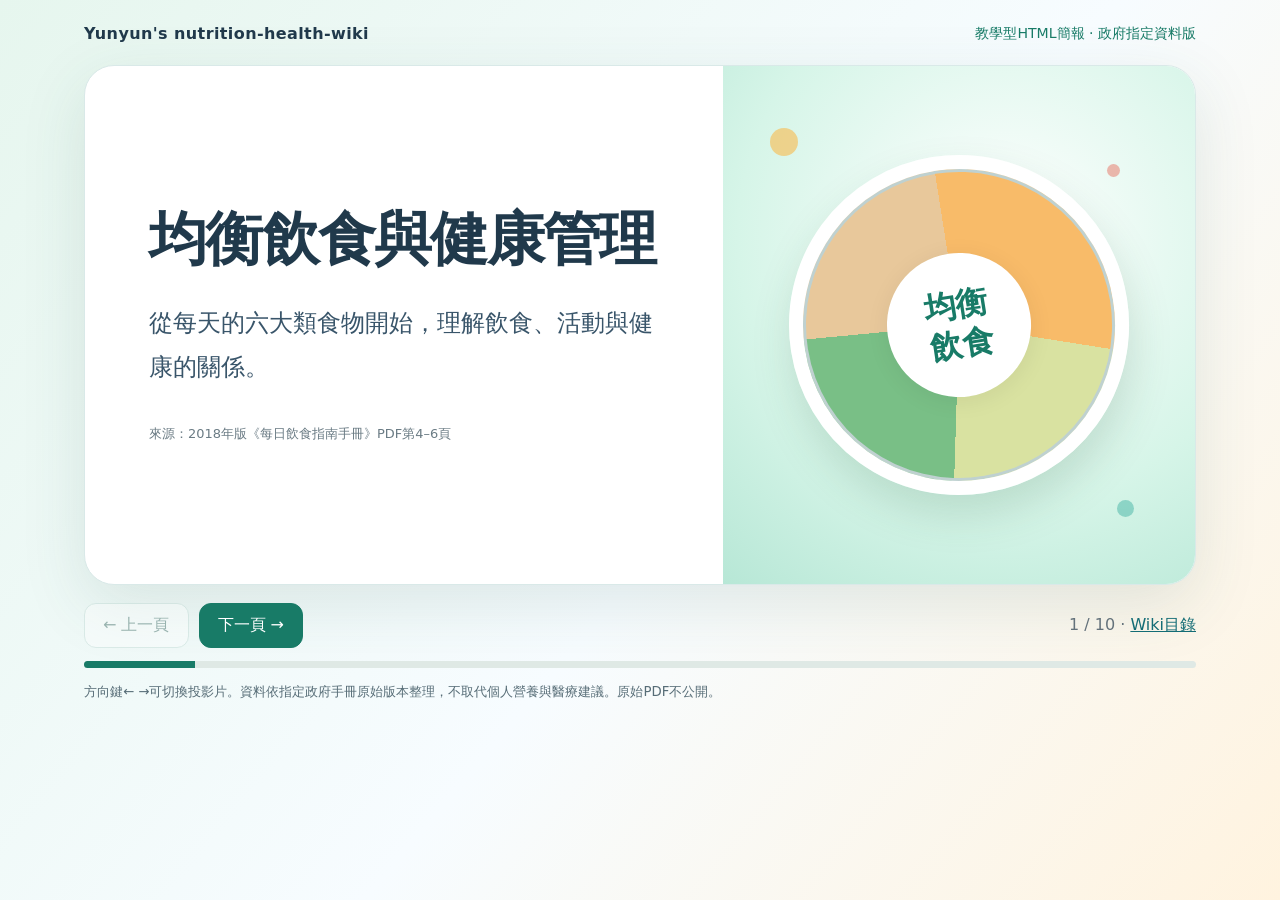
<file: slides/legacy-balanced-diet.html>
<!doctype html>
<html lang="zh-Hant"><head><meta charset="utf-8"><meta name="viewport" content="width=device-width,initial-scale=1"><title>均衡飲食與健康管理｜Yunyun's Nutrition Wiki</title>
<style>
:root{--ink:#20394b;--green:#187b67;--mint:#d8f4e9;--warm:#fff6df;--muted:#5c6c78}*{box-sizing:border-box}body{margin:0;font-family:system-ui,-apple-system,"Noto Sans TC",sans-serif;color:var(--ink);background:linear-gradient(130deg,#e6f6ee,#f7fcff 55%,#fff3df);min-height:100vh}.shell{max-width:1160px;margin:auto;padding:24px}.top{display:flex;align-items:center;justify-content:space-between;gap:14px;flex-wrap:wrap}.brand{font-weight:800;letter-spacing:.025em}.tag{color:var(--green);font-size:.88rem}main{margin:22px auto 18px;min-height:520px;background:white;border:1px solid #d9e9e8;border-radius:30px;box-shadow:0 20px 64px #2c625020;display:grid;grid-template-columns:1.15fr .85fr;overflow:hidden}.copy{padding:clamp(28px,5vw,70px);display:flex;flex-direction:column;justify-content:center}h1{font-size:clamp(2.2rem,4.5vw,4.35rem);line-height:1.2;margin:0 0 27px;letter-spacing:-.03em}p{font-size:clamp(1.1rem,2vw,1.52rem);line-height:1.8;margin:0;color:#39556a}.source{font-size:.81rem;margin-top:35px;color:#6a7b84;line-height:1.6}.art{min-height:450px;display:flex;align-items:center;justify-content:center;background:radial-gradient(circle at 60% 33%,#ffffff88,#d6f5e8 60%,#b7e7d6);position:relative}.plate{width:min(72%,380px);aspect-ratio:1;border:14px solid #fff;border-radius:50%;box-shadow:0 20px 40px #235d3d2b,inset 0 0 0 3px #bfd1d0;background:conic-gradient(#f8bb69 0 30%,#d9e2a1 30% 53%,#79bf86 53% 76%,#e8c89b 76% 100%);position:relative;transform:rotate(-9deg)}.plate:after{content:"均衡\A飲食";white-space:pre;text-align:center;display:grid;place-items:center;position:absolute;inset:27%;border-radius:50%;background:white;color:var(--green);font-size:clamp(1.2rem,2.5vw,2rem);font-weight:800;line-height:1.2;box-shadow:0 4px 25px #0001}.dot{position:absolute;border-radius:50%;opacity:.7}.one{height:28px;width:28px;background:#f6c464;top:12%;left:10%}.two{height:17px;width:17px;background:#6ec6b8;bottom:13%;right:13%}.three{height:13px;width:13px;background:#e99b8d;top:19%;right:16%}.controls{display:flex;align-items:center;justify-content:space-between;gap:14px;flex-wrap:wrap}.buttons{display:flex;gap:10px}button{font:inherit;border:1px solid #bad6d0;padding:11px 18px;border-radius:12px;background:#fff;color:#21534c;cursor:pointer}button.primary{background:var(--green);color:white;border-color:var(--green)}button:disabled{opacity:.4;cursor:not-allowed}.counter{font-variant-numeric:tabular-nums;color:#64727b}.bar{height:7px;background:#dfe9e5;border-radius:10px;margin-top:13px;overflow:hidden}.fill{height:100%;background:var(--green);width:10%;transition:width .2s}footer{margin-top:15px;font-size:.83rem;color:#576d77}a{color:#136c75}kbd{border:1px solid #bdcfcc;padding:1px 5px;border-radius:4px}@media(max-width:760px){.shell{padding:14px}main{grid-template-columns:1fr;min-height:unset}.copy{padding:28px}.art{min-height:190px;grid-row:1}.plate{width:155px;border-width:8px}.plate:after{font-size:1rem}h1{font-size:2rem}.source{margin-top:22px}p{font-size:1.12rem}}
@media(prefers-reduced-motion:reduce){.fill{transition:none}}
</style></head><body><div class="shell"><header class="top"><div class="brand">Yunyun's nutrition-health-wiki</div><div class="tag">教學型HTML簡報 · 政府指定資料版</div></header><main aria-live="polite"><section class="copy"><h1 id="title"></h1><p id="body"></p><div class="source" id="source"></div></section><aside class="art" aria-hidden="true"><span class="dot one"></span><span class="dot two"></span><span class="dot three"></span><div class="plate"></div></aside></main><nav class="controls" aria-label="簡報導覽"><div class="buttons"><button id="prev" type="button">← 上一頁</button><button class="primary" id="next" type="button">下一頁 →</button></div><div class="counter"><span id="counter"></span> · <a href="../wiki/index.md">Wiki目錄</a></div></nav><div class="bar"><div class="fill" id="fill"></div></div><footer>方向鍵← →可切換投影片。資料依指定政府手冊原始版本整理，不取代個人營養與醫療建議。原始PDF不公開。</footer></div><script>
const slides=[{"title": "均衡飲食與健康管理", "body": "從每天的六大類食物開始，理解飲食、活動與健康的關係。", "source": "來源：2018年版《每日飲食指南手冊》PDF第4–6頁"}, {"title": "今天會學到什麼？", "body": "辨認六大類食物；理解熱量與份量；安排均衡餐食；分辨一般飲食建議與疾病個別化管理。", "source": "來源：Wiki〈六大類食物與營養素〉、〈熱量需求與營養均衡〉"}, {"title": "均衡飲食的核心", "body": "選擇不同類別的食物，注意份量與多樣性，並讓攝取能量與活動需求相配合。", "source": "來源：2018年版《每日飲食指南手冊》PDF第4頁"}, {"title": "六大類食物", "body": "全穀雜糧｜豆魚蛋肉｜乳品｜蔬菜｜水果｜油脂與堅果種子。不同類別各有營養功能，不可只靠單一「超級食物」。", "source": "來源：2018年版《每日飲食指南手冊》PDF第4–6頁"}, {"title": "全穀雜糧也要多樣", "body": "米飯、糙米、燕麥、地瓜都可作為主食選擇。2018年版指南鼓勵以未精製全穀雜糧替換部分精製主食。", "source": "來源：2018年版《每日飲食指南手冊》PDF第14–15頁"}, {"title": "認識食物份量", "body": "不同類別「一份」計算基準不同：例如蔬菜約100公克生重；乳品一杯約240毫升。閱讀指南要看清楚份量單位。", "source": "來源：2018年版《每日飲食指南手冊》PDF第6、12–13頁"}, {"title": "每天需要多少熱量？", "body": "熱量需求與年齡、性別、體重和活動量有關。政府手冊的熱量層級是參考示例，而不是所有人共用的處方。", "source": "來源：2018年版《每日飲食指南手冊》PDF第8–11頁"}, {"title": "慢性病飲食需要個別化", "body": "糖尿病飲食以均衡為基礎，也需要管理含醣食物份量、餐次，搭配血糖監測、活動與醫療建議。", "source": "來源：2021年版《糖尿病與我》PDF第18–20頁"}, {"title": "孕期與高齡營養不同", "body": "孕期重視葉酸、鐵、碘等營養與適當熱量；高齡者還須留意蛋白質、食物質地及進食困難。需要依個人情況評估。", "source": "來源：2020年《食在好孕》PDF第4、7–8頁；2021年《糖尿病與我》PDF第21–24頁"}, {"title": "生活練習與重點回顧", "body": "想一想：今天吃到了哪些食物類別？是否可以用一種未精製主食替換白飯？運動與戒菸如何一起支持健康生活？", "source": "來源：Wiki〈均衡飲食與健康生活〉、〈運動、飲食與健康管理〉"}];
let idx=0;const $=id=>document.getElementById(id);
function render(){const s=slides[idx];$('title').textContent=s.title;$('body').textContent=s.body;$('source').textContent=s.source;$('counter').textContent=`${idx+1} / ${slides.length}`;$('fill').style.width=((idx+1)/slides.length*100)+'%';$('prev').disabled=idx===0;$('next').disabled=idx===slides.length-1;document.title=s.title+'｜均衡飲食與健康管理';}
$('prev').addEventListener('click',()=>{if(idx>0){idx--;render();}});$('next').addEventListener('click',()=>{if(idx<slides.length-1){idx++;render();}});window.addEventListener('keydown',e=>{if(e.key==='ArrowRight'&&idx<slides.length-1){idx++;render();}if(e.key==='ArrowLeft'&&idx>0){idx--;render();}});render();
</script></body></html>
</file>
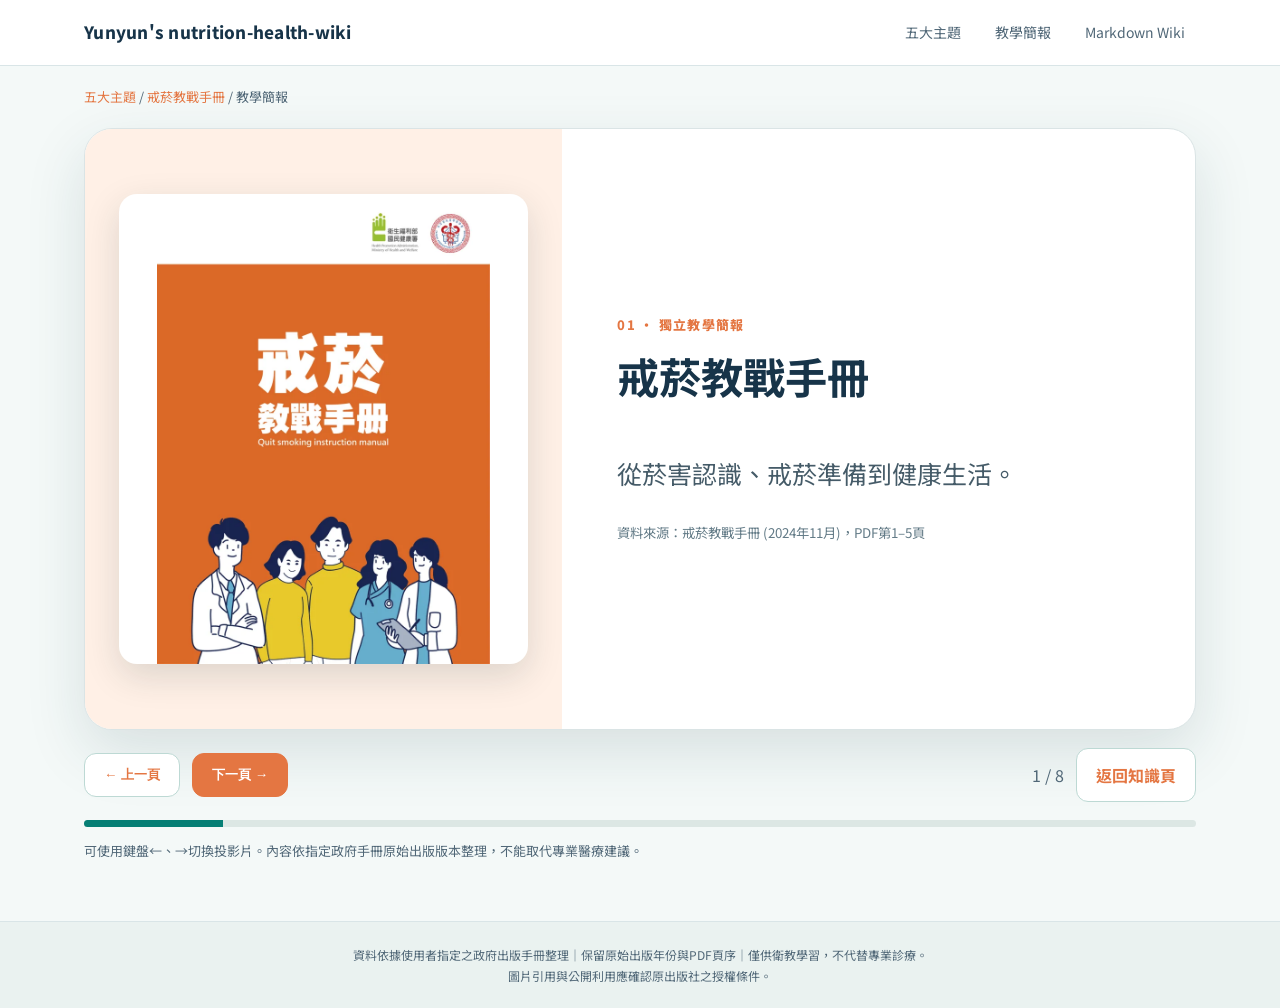
<file: topics/01-quit-smoking/slides.html>
<!doctype html><html lang="zh-Hant"><head><meta charset="utf-8"><meta name="viewport" content="width=device-width,initial-scale=1"><title>戒菸教戰手冊｜教學簡報｜Yunyun's nutrition-health-wiki</title><meta name="description" content="國民健康署指定手冊資料整理的營養學與健康保健LLM Wiki"><link rel="stylesheet" href="../../assets/site.css"></head><body style="--soft:#fff0e6;--teal:#e47642"><header class="topbar"><nav class="nav"><a class="logo" href="../../index.html">Yunyun's nutrition-health-wiki</a><div class="navlinks"><a href="../../index.html">五大主題</a><a href="../../slides/">教學簡報</a><a href="../../wiki/index.md">Markdown Wiki</a></div></nav></header><div class="slide-shell"><div class="crumb"><a href="../../index.html">五大主題</a> / <a href="index.html">戒菸教戰手冊</a> / 教學簡報</div><div class="deck"><div class="slide"><div class="slide-visual" id="visual"><img src="../../assets/01-quit-smoking.webp" alt="戒菸教戰手冊主題封面"></div><div class="slide-text"><div class="slide-top">01 · 獨立教學簡報</div><h1 id="stitle"></h1><p id="sbody"></p><small id="ssource"></small></div></div></div><div class="deckcontrols"><button class="button secondary" id="prev" type="button">← 上一頁</button><button class="button" id="next" type="button">下一頁 →</button><span class="counter" id="count"></span><a class="button secondary" href="index.html">返回知識頁</a></div><div class="track"><div class="bar" id="bar"></div></div><p class="details">可使用鍵盤←、→切換投影片。內容依指定政府手冊原始出版版本整理，不能取代專業醫療建議。</p></div><script>const slides=[{"title": "戒菸教戰手冊", "text": "從菸害認識、戒菸準備到健康生活。", "source": "PDF第1–5頁"}, {"title": "不只紙菸有風險", "text": "傳統紙菸、電子煙及其他菸草產品均可能造成健康危害。", "source": "PDF第7–11頁"}, {"title": "吸菸影響哪些健康面向？", "text": "手冊指出吸菸與心肺健康、血糖控制及多種癌症有關。", "source": "PDF第12–14頁"}, {"title": "二手菸與三手菸", "text": "菸害不只影響吸菸者，也會影響同住家人與兒童。", "source": "PDF第15–16頁"}, {"title": "戒菸後的身體改變", "text": "手冊以時間軸說明停止吸菸後的健康改善，個人情況可能不同。", "source": "PDF第22頁"}, {"title": "戒菸計畫STAR", "text": "Set：設定日期；Tell：告知親友；Anticipate：預想困難；Remove：移除誘因。", "source": "PDF第35頁"}, {"title": "戒斷不適可以怎麼處理？", "text": "均衡飲食、身體活動、調整作息與專業協助，是戒菸過程的重要支持。", "source": "PDF第31–33頁"}, {"title": "今天的行動", "text": "選一個可行的戒菸準備行動，並確認可以取得哪些專業支持。", "source": "PDF第23–35頁"}];let page=0;const $=id=>document.getElementById(id);function show(){const s=slides[page];$('stitle').textContent=s.title;$('sbody').textContent=s.text;$('ssource').textContent='資料來源：戒菸教戰手冊 (2024年11月)，'+s.source;$('count').textContent=(page+1)+' / '+slides.length;$('bar').style.width=((page+1)/slides.length*100)+'%';$('prev').disabled=page===0;$('next').disabled=page===slides.length-1;}$('prev').onclick=()=>{page=Math.max(0,page-1);show()};$('next').onclick=()=>{page=Math.min(slides.length-1,page+1);show()};document.addEventListener('keydown',e=>{if(e.key==='ArrowLeft')$('prev').click();if(e.key==='ArrowRight')$('next').click()});show();</script><footer class="footer">資料依據使用者指定之政府出版手冊整理｜保留原始出版年份與PDF頁序｜僅供衛教學習，不代替專業診療。<br>圖片引用與公開利用應確認原出版社之授權條件。</footer></body></html>
</file>
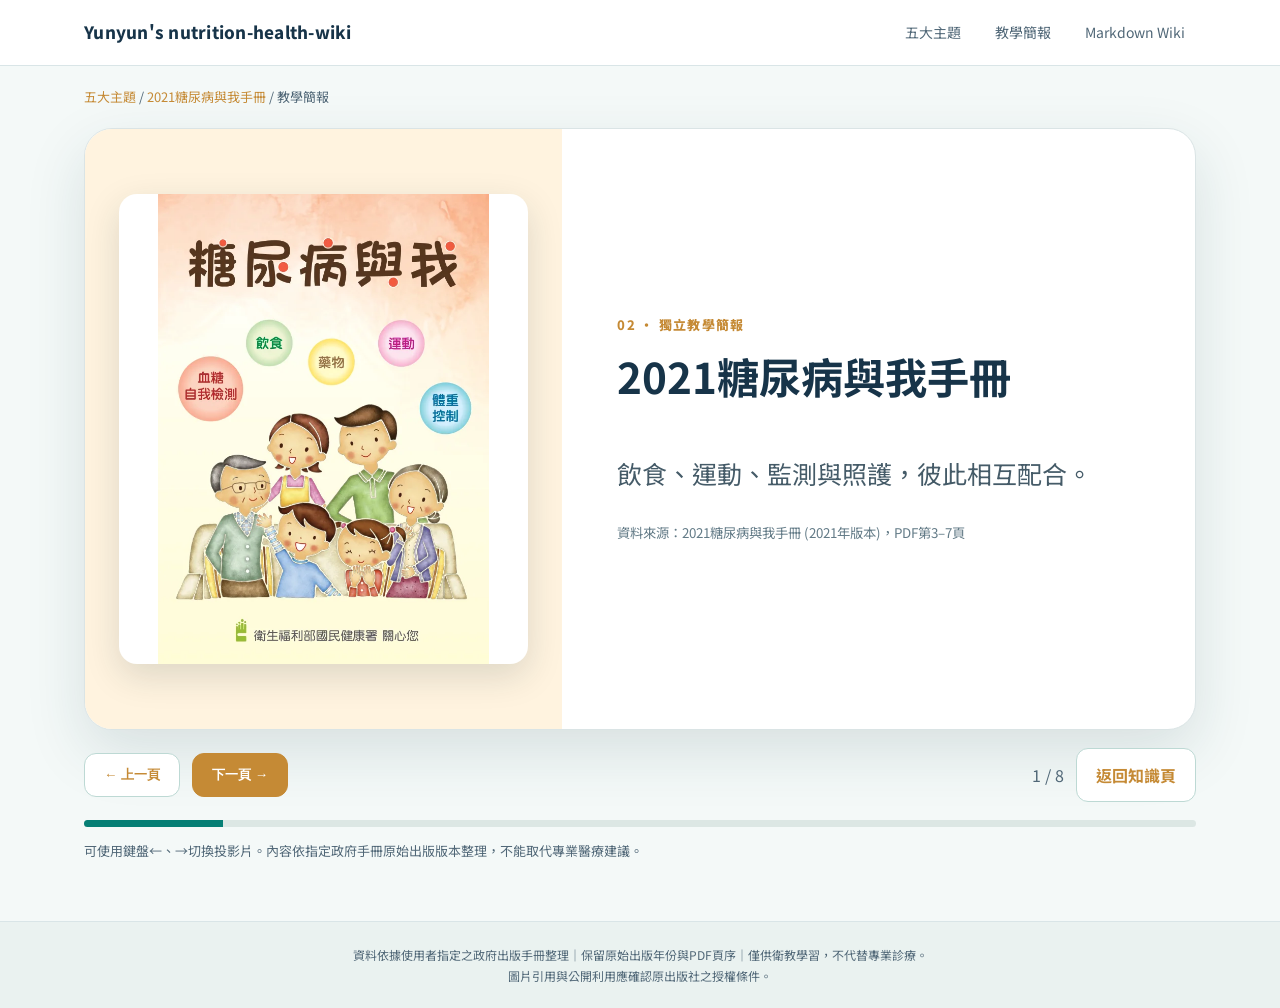
<file: topics/02-diabetes/slides.html>
<!doctype html><html lang="zh-Hant"><head><meta charset="utf-8"><meta name="viewport" content="width=device-width,initial-scale=1"><title>2021糖尿病與我手冊｜教學簡報｜Yunyun's nutrition-health-wiki</title><meta name="description" content="國民健康署指定手冊資料整理的營養學與健康保健LLM Wiki"><link rel="stylesheet" href="../../assets/site.css"></head><body style="--soft:#fff3df;--teal:#c58a35"><header class="topbar"><nav class="nav"><a class="logo" href="../../index.html">Yunyun's nutrition-health-wiki</a><div class="navlinks"><a href="../../index.html">五大主題</a><a href="../../slides/">教學簡報</a><a href="../../wiki/index.md">Markdown Wiki</a></div></nav></header><div class="slide-shell"><div class="crumb"><a href="../../index.html">五大主題</a> / <a href="index.html">2021糖尿病與我手冊</a> / 教學簡報</div><div class="deck"><div class="slide"><div class="slide-visual" id="visual"><img src="../../assets/02-diabetes.webp" alt="2021糖尿病與我手冊主題封面"></div><div class="slide-text"><div class="slide-top">02 · 獨立教學簡報</div><h1 id="stitle"></h1><p id="sbody"></p><small id="ssource"></small></div></div></div><div class="deckcontrols"><button class="button secondary" id="prev" type="button">← 上一頁</button><button class="button" id="next" type="button">下一頁 →</button><span class="counter" id="count"></span><a class="button secondary" href="index.html">返回知識頁</a></div><div class="track"><div class="bar" id="bar"></div></div><p class="details">可使用鍵盤←、→切換投影片。內容依指定政府手冊原始出版版本整理，不能取代專業醫療建議。</p></div><script>const slides=[{"title": "2021糖尿病與我手冊", "text": "飲食、運動、監測與照護，彼此相互配合。", "source": "PDF第3–7頁"}, {"title": "認識糖尿病", "text": "糖尿病涉及胰島素分泌不足或胰島素作用不佳，導致血糖升高。", "source": "PDF第10頁"}, {"title": "糖尿病飲食的核心", "text": "均衡攝取六大類食物，並依個別需求規劃餐食份量。", "source": "PDF第18頁"}, {"title": "哪些食物含醣？", "text": "全穀雜糧、乳品與水果是日常醣類管理的重要類別。", "source": "PDF第19、25頁"}, {"title": "高纖與少加糖", "text": "用較多元的原態食物取代精製主食，減少精製糖和加糖食物。", "source": "PDF第19–20頁"}, {"title": "把活動放進生活", "text": "有氧、阻力與平衡等活動各有用途，需依自身狀況安排。", "source": "PDF第26–28頁"}, {"title": "高齡糖尿病照護", "text": "留意營養不足、咀嚼吞嚥問題、肌少症及低血糖風險。", "source": "PDF第21–24頁"}, {"title": "學習重點", "text": "飲食管理要與醫師、營養師及照護團隊共同討論，不自行改藥。", "source": "PDF第4、18頁"}];let page=0;const $=id=>document.getElementById(id);function show(){const s=slides[page];$('stitle').textContent=s.title;$('sbody').textContent=s.text;$('ssource').textContent='資料來源：2021糖尿病與我手冊 (2021年版本)，'+s.source;$('count').textContent=(page+1)+' / '+slides.length;$('bar').style.width=((page+1)/slides.length*100)+'%';$('prev').disabled=page===0;$('next').disabled=page===slides.length-1;}$('prev').onclick=()=>{page=Math.max(0,page-1);show()};$('next').onclick=()=>{page=Math.min(slides.length-1,page+1);show()};document.addEventListener('keydown',e=>{if(e.key==='ArrowLeft')$('prev').click();if(e.key==='ArrowRight')$('next').click()});show();</script><footer class="footer">資料依據使用者指定之政府出版手冊整理｜保留原始出版年份與PDF頁序｜僅供衛教學習，不代替專業診療。<br>圖片引用與公開利用應確認原出版社之授權條件。</footer></body></html>
</file>
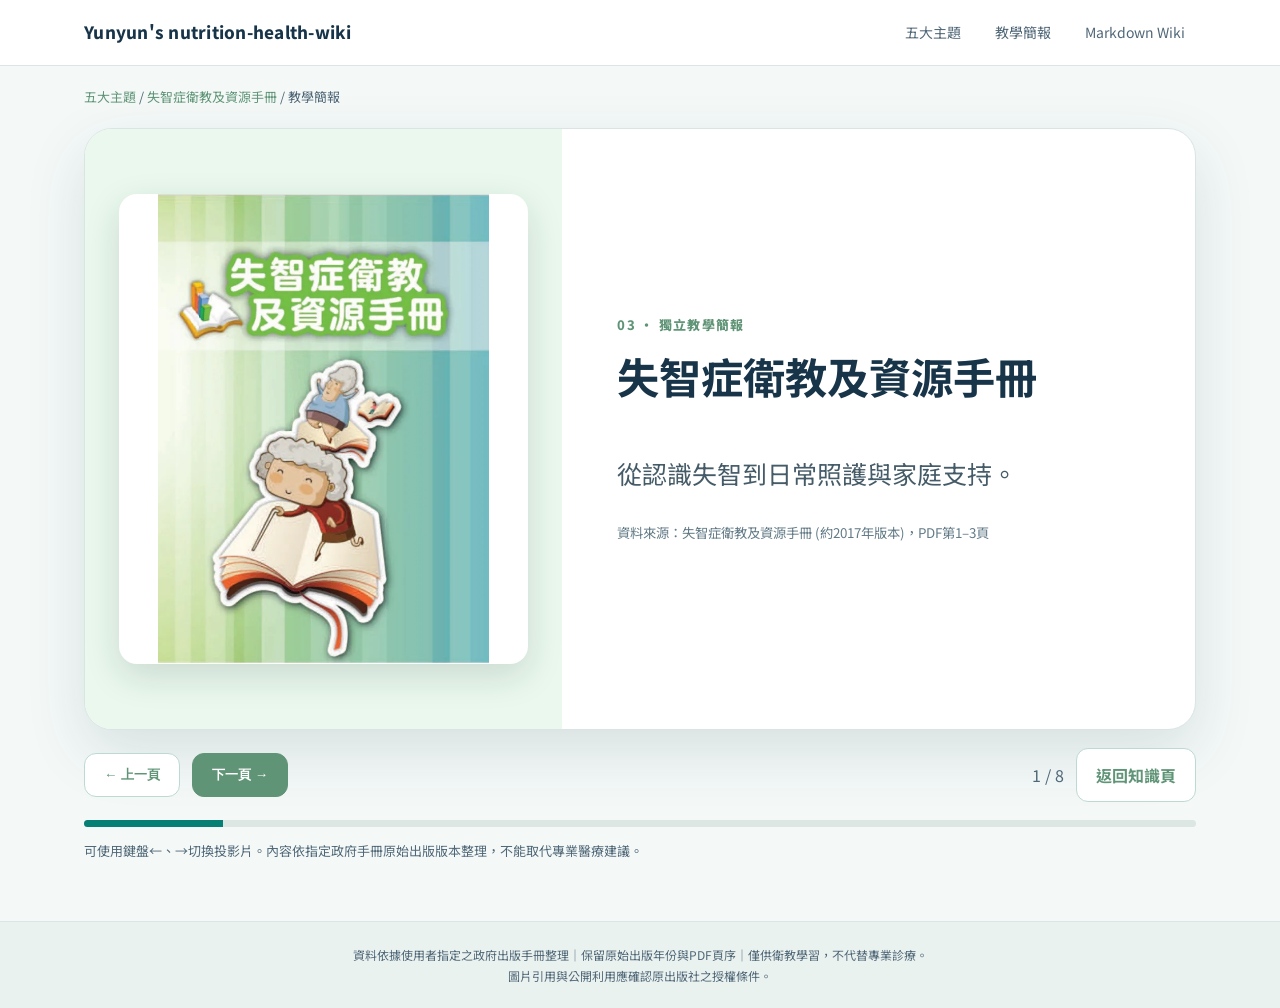
<file: topics/03-dementia/slides.html>
<!doctype html><html lang="zh-Hant"><head><meta charset="utf-8"><meta name="viewport" content="width=device-width,initial-scale=1"><title>失智症衛教及資源手冊｜教學簡報｜Yunyun's nutrition-health-wiki</title><meta name="description" content="國民健康署指定手冊資料整理的營養學與健康保健LLM Wiki"><link rel="stylesheet" href="../../assets/site.css"></head><body style="--soft:#eaf8ed;--teal:#609477"><header class="topbar"><nav class="nav"><a class="logo" href="../../index.html">Yunyun's nutrition-health-wiki</a><div class="navlinks"><a href="../../index.html">五大主題</a><a href="../../slides/">教學簡報</a><a href="../../wiki/index.md">Markdown Wiki</a></div></nav></header><div class="slide-shell"><div class="crumb"><a href="../../index.html">五大主題</a> / <a href="index.html">失智症衛教及資源手冊</a> / 教學簡報</div><div class="deck"><div class="slide"><div class="slide-visual" id="visual"><img src="../../assets/03-dementia.webp" alt="失智症衛教及資源手冊主題封面"></div><div class="slide-text"><div class="slide-top">03 · 獨立教學簡報</div><h1 id="stitle"></h1><p id="sbody"></p><small id="ssource"></small></div></div></div><div class="deckcontrols"><button class="button secondary" id="prev" type="button">← 上一頁</button><button class="button" id="next" type="button">下一頁 →</button><span class="counter" id="count"></span><a class="button secondary" href="index.html">返回知識頁</a></div><div class="track"><div class="bar" id="bar"></div></div><p class="details">可使用鍵盤←、→切換投影片。內容依指定政府手冊原始出版版本整理，不能取代專業醫療建議。</p></div><script>const slides=[{"title": "失智症衛教及資源手冊", "text": "從認識失智到日常照護與家庭支持。", "source": "PDF第1–3頁"}, {"title": "失智與一般健忘", "text": "一般老化可能偶爾忘記事情；失智症會逐漸影響生活功能。", "source": "PDF第4頁"}, {"title": "五個健康生活方向", "text": "動腦、運動、均衡飲食、社交互動、適當體重。", "source": "PDF第5–6頁"}, {"title": "控制可調整的風險", "text": "留意血壓、血糖、血脂，以及戒菸與頭部保護。", "source": "PDF第6–7頁"}, {"title": "常見早期警訊", "text": "記憶、計畫、時間空間、語言等方面的改變，值得就醫評估。", "source": "PDF第7–9頁"}, {"title": "與失智者相處", "text": "尊重個別差異，維持規律作息，讓患者參與力所能及的活動。", "source": "PDF第17–18頁"}, {"title": "支持照顧者", "text": "適度使用照護資源與喘息支持，並注意照顧者自身需要。", "source": "PDF第17–23頁"}, {"title": "學習重點", "text": "健康生活可以協助風險管理，但不能保證預防失智，也不能取代專業診斷。", "source": "PDF第5–9頁"}];let page=0;const $=id=>document.getElementById(id);function show(){const s=slides[page];$('stitle').textContent=s.title;$('sbody').textContent=s.text;$('ssource').textContent='資料來源：失智症衛教及資源手冊 (約2017年版本)，'+s.source;$('count').textContent=(page+1)+' / '+slides.length;$('bar').style.width=((page+1)/slides.length*100)+'%';$('prev').disabled=page===0;$('next').disabled=page===slides.length-1;}$('prev').onclick=()=>{page=Math.max(0,page-1);show()};$('next').onclick=()=>{page=Math.min(slides.length-1,page+1);show()};document.addEventListener('keydown',e=>{if(e.key==='ArrowLeft')$('prev').click();if(e.key==='ArrowRight')$('next').click()});show();</script><footer class="footer">資料依據使用者指定之政府出版手冊整理｜保留原始出版年份與PDF頁序｜僅供衛教學習，不代替專業診療。<br>圖片引用與公開利用應確認原出版社之授權條件。</footer></body></html>
</file>
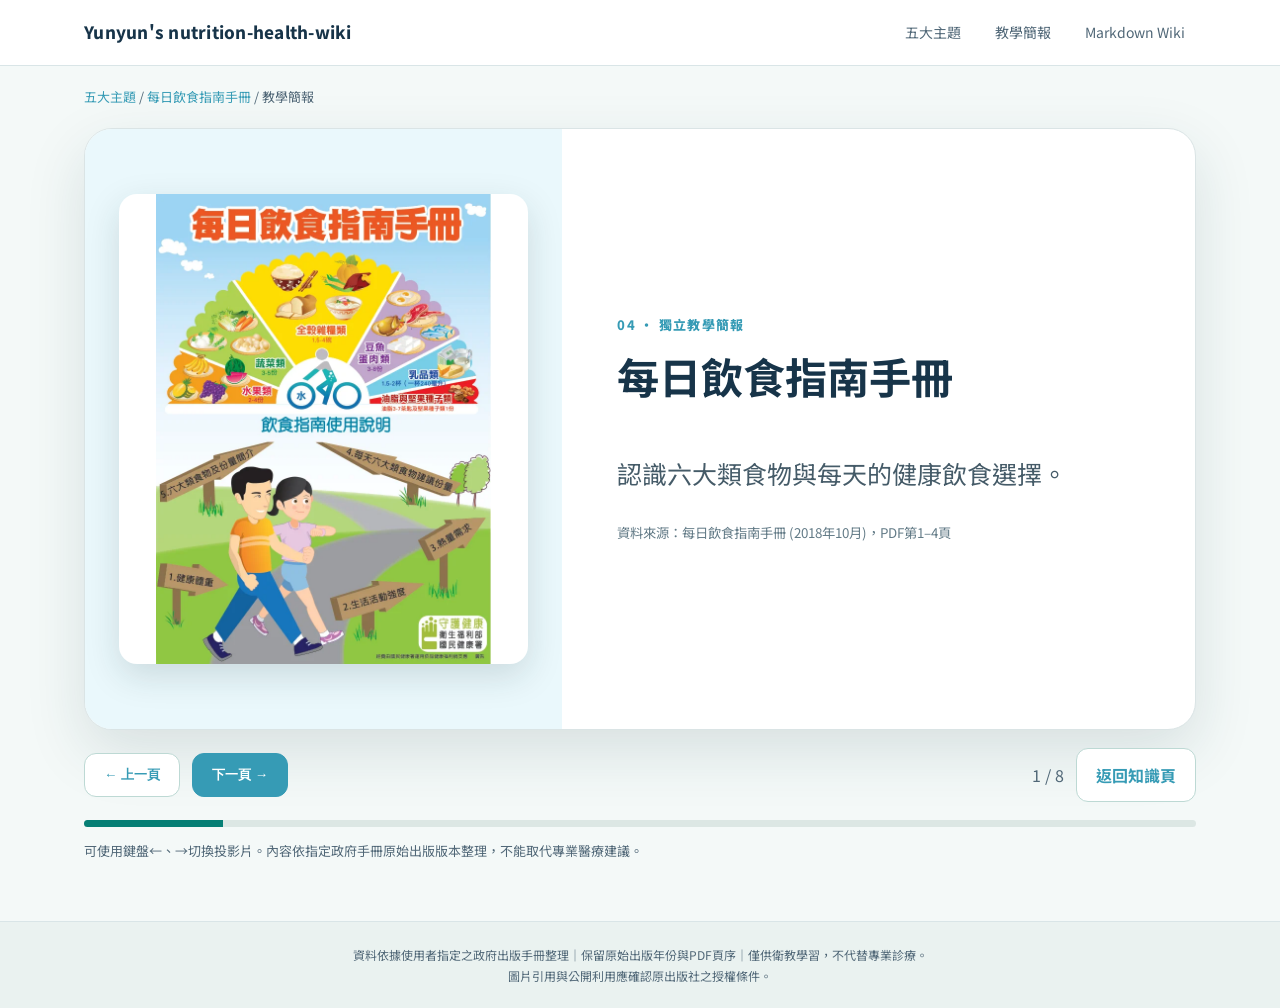
<file: topics/04-daily-diet/slides.html>
<!doctype html><html lang="zh-Hant"><head><meta charset="utf-8"><meta name="viewport" content="width=device-width,initial-scale=1"><title>每日飲食指南手冊｜教學簡報｜Yunyun's nutrition-health-wiki</title><meta name="description" content="國民健康署指定手冊資料整理的營養學與健康保健LLM Wiki"><link rel="stylesheet" href="../../assets/site.css"></head><body style="--soft:#eaf8fc;--teal:#369bb5"><header class="topbar"><nav class="nav"><a class="logo" href="../../index.html">Yunyun's nutrition-health-wiki</a><div class="navlinks"><a href="../../index.html">五大主題</a><a href="../../slides/">教學簡報</a><a href="../../wiki/index.md">Markdown Wiki</a></div></nav></header><div class="slide-shell"><div class="crumb"><a href="../../index.html">五大主題</a> / <a href="index.html">每日飲食指南手冊</a> / 教學簡報</div><div class="deck"><div class="slide"><div class="slide-visual" id="visual"><img src="../../assets/04-daily-diet.webp" alt="每日飲食指南手冊主題封面"></div><div class="slide-text"><div class="slide-top">04 · 獨立教學簡報</div><h1 id="stitle"></h1><p id="sbody"></p><small id="ssource"></small></div></div></div><div class="deckcontrols"><button class="button secondary" id="prev" type="button">← 上一頁</button><button class="button" id="next" type="button">下一頁 →</button><span class="counter" id="count"></span><a class="button secondary" href="index.html">返回知識頁</a></div><div class="track"><div class="bar" id="bar"></div></div><p class="details">可使用鍵盤←、→切換投影片。內容依指定政府手冊原始出版版本整理，不能取代專業醫療建議。</p></div><script>const slides=[{"title": "每日飲食指南手冊", "text": "認識六大類食物與每天的健康飲食選擇。", "source": "PDF第1–4頁"}, {"title": "什麼是均衡飲食？", "text": "各類食物提供不同營養素，應兼顧適量、多樣化與能量平衡。", "source": "PDF第4頁"}, {"title": "六大類食物", "text": "全穀雜糧、豆魚蛋肉、乳品、蔬菜、水果、油脂與堅果種子。", "source": "PDF第3–6頁"}, {"title": "熱量需求因人而異", "text": "年齡、性別、身體活動程度等會影響每日能量需求。", "source": "PDF第8–10頁"}, {"title": "認識「一份」", "text": "蔬菜類以可食部分生重約100公克為一份；不同食物類別的標準不同。", "source": "PDF第6、13頁"}, {"title": "未精製全穀的價值", "text": "手冊鼓勵主食中至少三分之一選擇未精製全穀雜糧。", "source": "PDF第14–15頁"}, {"title": "食物選擇實作", "text": "試著把每日餐食對應到六大類食物，再檢查份量與多樣性。", "source": "PDF第11–13頁"}, {"title": "學習重點", "text": "先辨認類別與份量，再依個人條件安排適合的均衡飲食。", "source": "PDF第4、11頁"}];let page=0;const $=id=>document.getElementById(id);function show(){const s=slides[page];$('stitle').textContent=s.title;$('sbody').textContent=s.text;$('ssource').textContent='資料來源：每日飲食指南手冊 (2018年10月)，'+s.source;$('count').textContent=(page+1)+' / '+slides.length;$('bar').style.width=((page+1)/slides.length*100)+'%';$('prev').disabled=page===0;$('next').disabled=page===slides.length-1;}$('prev').onclick=()=>{page=Math.max(0,page-1);show()};$('next').onclick=()=>{page=Math.min(slides.length-1,page+1);show()};document.addEventListener('keydown',e=>{if(e.key==='ArrowLeft')$('prev').click();if(e.key==='ArrowRight')$('next').click()});show();</script><footer class="footer">資料依據使用者指定之政府出版手冊整理｜保留原始出版年份與PDF頁序｜僅供衛教學習，不代替專業診療。<br>圖片引用與公開利用應確認原出版社之授權條件。</footer></body></html>
</file>
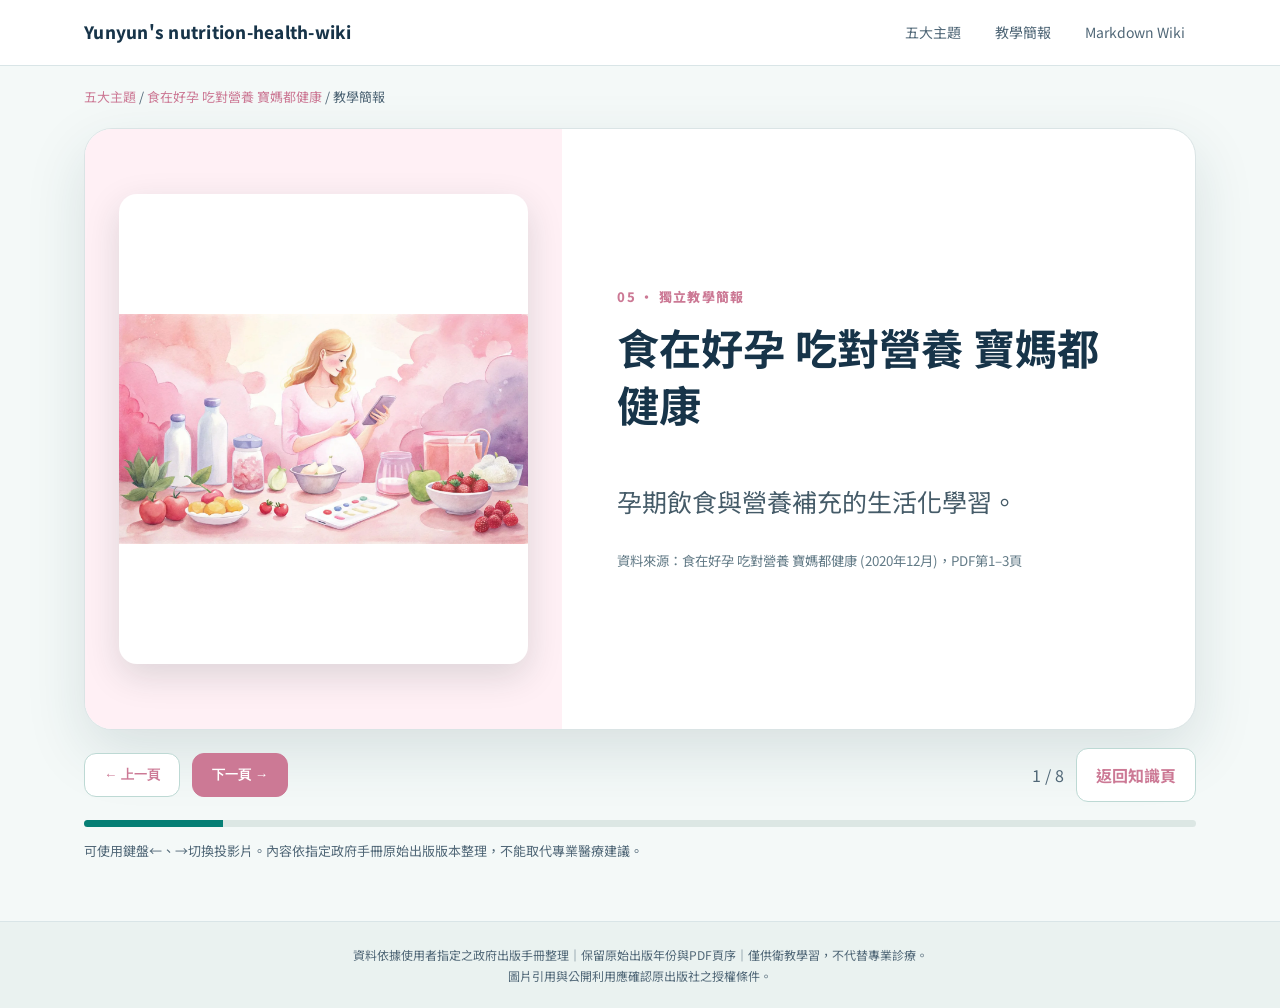
<file: topics/05-pregnancy/slides.html>
<!doctype html><html lang="zh-Hant"><head><meta charset="utf-8"><meta name="viewport" content="width=device-width,initial-scale=1"><title>食在好孕 吃對營養 寶媽都健康｜教學簡報｜Yunyun's nutrition-health-wiki</title><meta name="description" content="國民健康署指定手冊資料整理的營養學與健康保健LLM Wiki"><link rel="stylesheet" href="../../assets/site.css"></head><body style="--soft:#fff0f5;--teal:#cc7995"><header class="topbar"><nav class="nav"><a class="logo" href="../../index.html">Yunyun's nutrition-health-wiki</a><div class="navlinks"><a href="../../index.html">五大主題</a><a href="../../slides/">教學簡報</a><a href="../../wiki/index.md">Markdown Wiki</a></div></nav></header><div class="slide-shell"><div class="crumb"><a href="../../index.html">五大主題</a> / <a href="index.html">食在好孕 吃對營養 寶媽都健康</a> / 教學簡報</div><div class="deck"><div class="slide"><div class="slide-visual" id="visual"><img src="../../assets/pregnancy-art.webp" alt="食在好孕 吃對營養 寶媽都健康主題封面"></div><div class="slide-text"><div class="slide-top">05 · 獨立教學簡報</div><h1 id="stitle"></h1><p id="sbody"></p><small id="ssource"></small></div></div></div><div class="deckcontrols"><button class="button secondary" id="prev" type="button">← 上一頁</button><button class="button" id="next" type="button">下一頁 →</button><span class="counter" id="count"></span><a class="button secondary" href="index.html">返回知識頁</a></div><div class="track"><div class="bar" id="bar"></div></div><p class="details">可使用鍵盤←、→切換投影片。內容依指定政府手冊原始出版版本整理，不能取代專業醫療建議。</p></div><script>const slides=[{"title": "食在好孕 吃對營養 寶媽都健康", "text": "孕期飲食與營養補充的生活化學習。", "source": "PDF第1–3頁"}, {"title": "懷孕不等於吃兩人份", "text": "孕期飲食應注意食物品質及適量攝取，隨階段調整。", "source": "PDF第3–4頁"}, {"title": "孕期的關鍵營養素", "text": "葉酸、碘、鐵、鈣、維生素B12與維生素D是手冊重點。", "source": "PDF第3、7–8頁"}, {"title": "葉酸、鐵與碘", "text": "這些營養素與孕期正常生理需求有關；補充量應依個人情況評估。", "source": "PDF第3、7頁"}, {"title": "體重管理", "text": "孕期增重建議與懷孕前BMI相關，請由產檢團隊個別評估。", "source": "PDF第4頁"}, {"title": "孕期飲食常見疑問", "text": "孕吐、飲品、素食與營養補充都有個別差異。", "source": "PDF第5–6頁"}, {"title": "從菜單學會搭配", "text": "手冊提供多種葷食及素食的一日三餐示例，可學習食物類別搭配。", "source": "PDF第8–19頁"}, {"title": "學習重點", "text": "選擇多樣食物、配合產檢與營養師建議，不自行決定高劑量補充劑。", "source": "PDF第3–7頁"}];let page=0;const $=id=>document.getElementById(id);function show(){const s=slides[page];$('stitle').textContent=s.title;$('sbody').textContent=s.text;$('ssource').textContent='資料來源：食在好孕 吃對營養 寶媽都健康 (2020年12月)，'+s.source;$('count').textContent=(page+1)+' / '+slides.length;$('bar').style.width=((page+1)/slides.length*100)+'%';$('prev').disabled=page===0;$('next').disabled=page===slides.length-1;}$('prev').onclick=()=>{page=Math.max(0,page-1);show()};$('next').onclick=()=>{page=Math.min(slides.length-1,page+1);show()};document.addEventListener('keydown',e=>{if(e.key==='ArrowLeft')$('prev').click();if(e.key==='ArrowRight')$('next').click()});show();</script><footer class="footer">資料依據使用者指定之政府出版手冊整理｜保留原始出版年份與PDF頁序｜僅供衛教學習，不代替專業診療。<br>圖片引用與公開利用應確認原出版社之授權條件。</footer></body></html>
</file>
<file: assets/site.css>
@import url('https://fonts.googleapis.com/css2?family=Noto+Sans+TC:wght@400;500;600;700;800&display=swap');
:root{--ink:#173449;--muted:#506777;--line:#d9e5e7;--teal:#067f75;--bg:#f4f9f8}*{box-sizing:border-box}html{scroll-behavior:smooth}body{margin:0;font-family:"Noto Sans TC",system-ui,-apple-system,"Microsoft JhengHei",sans-serif;background:var(--bg);color:var(--ink);line-height:1.75}a{color:inherit;text-decoration:none}a:focus-visible,button:focus-visible{outline:3px solid #e3a447;outline-offset:3px}.topbar{position:sticky;top:0;z-index:20;background:#fffffff0;border-bottom:1px solid var(--line);backdrop-filter:blur(14px)}.nav{max-width:1160px;margin:auto;padding:13px 24px;display:flex;align-items:center;justify-content:space-between;gap:16px}.logo{font-weight:800;font-size:17px;letter-spacing:.015em}.navlinks{display:flex;gap:12px;align-items:center;flex-wrap:wrap}.navlinks a{font-size:14px;padding:7px 11px;border-radius:10px;color:var(--muted)}.navlinks a:hover{background:#e7f3f0;color:var(--teal)}.wrap{max-width:1160px;margin:auto;padding:32px 24px 74px}.hero{padding:52px 44px;background:linear-gradient(125deg,#e1f7f1,#fdf8ee);border:1px solid #d9eee6;border-radius:32px;overflow:hidden}.eyebrow{font-size:13px;letter-spacing:.12em;color:var(--teal);font-weight:700}.hero h1{font-size:clamp(29px,4vw,48px);line-height:1.35;letter-spacing:.03em;margin:12px 0}.lead{font-size:18px;color:#48606a;max-width:800px}.hero small{color:var(--muted)}.sectionhead{display:flex;align-items:end;justify-content:space-between;gap:20px;margin:38px 0 20px}.sectionhead h2{margin:0;font-size:25px}.sectionhead p{margin:0;color:var(--muted)}.cards{display:grid;grid-template-columns:repeat(2,minmax(0,1fr));gap:22px}.topic-card{background:white;border:1px solid #dce7e9;border-radius:23px;overflow:hidden;box-shadow:0 12px 28px #1237480b;transition:transform .15s,box-shadow .15s;display:flex;min-height:225px}.topic-card:hover{transform:translateY(-3px);box-shadow:0 18px 32px #12374819}.topic-card img{width:39%;object-fit:cover;background:#eee}.topic-body{padding:25px 24px;display:flex;flex-direction:column;justify-content:center;flex:1}.number{font-weight:800;font-size:12px;color:var(--teal);letter-spacing:.11em}.topic-body h3{font-size:22px;line-height:1.45;margin:8px 0}.topic-body p{font-size:14px;color:var(--muted);margin:0 0 13px}.more{font-weight:800;color:var(--teal);font-size:14px}.footer{background:#eaf2f0;border-top:1px solid var(--line);padding:22px 24px;text-align:center;font-size:12px;color:var(--muted)}.crumb{font-size:13px;color:var(--muted);margin-bottom:20px}.crumb a{color:var(--teal)}.topic-hero{display:grid;grid-template-columns:1.25fr 1fr;gap:26px;align-items:center;padding:32px;border-radius:28px;background:var(--soft);border:1px solid #e5e8e5}.topic-hero h1{font-size:clamp(27px,3vw,43px);line-height:1.35;margin:12px 0}.topic-hero p{color:#4d5961}.topic-cover{width:100%;height:290px;object-fit:cover;border-radius:19px;background:white}.actions{display:flex;flex-wrap:wrap;gap:12px;margin-top:22px}.button{display:inline-flex;align-items:center;justify-content:center;gap:8px;padding:12px 19px;border-radius:12px;font-weight:700;background:var(--teal);color:white;border:1px solid var(--teal);cursor:pointer}.button.secondary{background:white;color:var(--teal);border-color:#bdd9d4}.button:hover{filter:brightness(.96)}.article{background:white;border:1px solid var(--line);border-radius:24px;padding:32px 38px;margin-top:24px}.article h2{font-size:24px;margin:16px 0}.article h3{font-size:19px;color:#236a6c;margin:27px 0 8px}.article p{margin:5px 0 10px}.source{display:block;color:#67808a;font-size:13px;margin-top:7px}.note{background:#f0f6f4;border-left:4px solid #69a98f;padding:14px 18px;border-radius:4px 12px 12px 4px;margin:20px 0;color:#42605c}.three{display:grid;grid-template-columns:repeat(3,1fr);gap:12px}.micro{border:1px solid var(--line);padding:16px;border-radius:15px;background:white}.micro strong{display:block;color:var(--teal)}.slide-shell{max-width:1160px;margin:auto;padding:20px 24px 45px}.deck{background:white;border-radius:28px;overflow:hidden;box-shadow:0 22px 60px #183c4321;border:1px solid #dae4e5}.slide{min-height:600px;display:grid;grid-template-columns:43% 57%;overflow:hidden}.slide-visual{background:var(--soft);position:relative;min-height:600px;display:flex;align-items:center;justify-content:center;padding:34px}.slide-visual img{max-width:100%;max-height:470px;width:100%;height:100%;object-fit:contain;border-radius:18px;box-shadow:0 12px 35px #152d3225;background:white}.slide-text{display:flex;flex-direction:column;justify-content:center;padding:46px 55px}.slide-text h1{font-size:clamp(28px,3.3vw,45px);line-height:1.35;margin:10px 0 22px}.slide-text p{font-size:clamp(18px,2vw,25px);line-height:1.8;color:#455b68}.slide-text small{color:#637b87}.slide-top{font-size:13px;color:var(--teal);font-weight:800;letter-spacing:.1em}.deckcontrols{display:flex;align-items:center;gap:12px;margin:18px 0}.deckcontrols .counter{margin-left:auto;color:var(--muted)}.track{height:7px;background:#dce7e4;border-radius:20px;overflow:hidden}.bar{height:100%;background:#067f75;width:10%;transition:width .2s}.slide-title-illustration{border-radius:50%;width:190px;height:190px;border:16px solid #ffffff9c;background:radial-gradient(circle,#fff 15%,#b0dbc9 16%,#b0dbc9 55%,#78b8a8 56%);display:flex;align-items:center;justify-content:center;font-size:60px}.sourcebox{padding:18px;background:#f8faf9;border:1px solid var(--line);border-radius:15px;margin-top:20px}.details{font-size:13px;color:var(--muted)}@media(max-width:760px){.nav{padding:11px 16px;align-items:start;flex-direction:column}.wrap{padding:20px 15px 50px}.hero{padding:30px 24px}.cards{grid-template-columns:1fr}.topic-card{min-height:185px}.topic-card img{width:35%}.topic-body{padding:17px}.topic-body h3{font-size:18px}.topic-hero{grid-template-columns:1fr;padding:22px}.topic-cover{height:220px}.article{padding:22px 20px}.three{grid-template-columns:1fr}.slide-shell{padding:12px 10px 30px}.slide{grid-template-columns:1fr;min-height:0}.slide-visual{min-height:220px;height:240px;padding:20px}.slide-visual img{max-height:200px}.slide-text{padding:26px;min-height:310px}.slide-text h1{font-size:28px}.slide-text p{font-size:18px}.logo{font-size:15px}}
</file>
